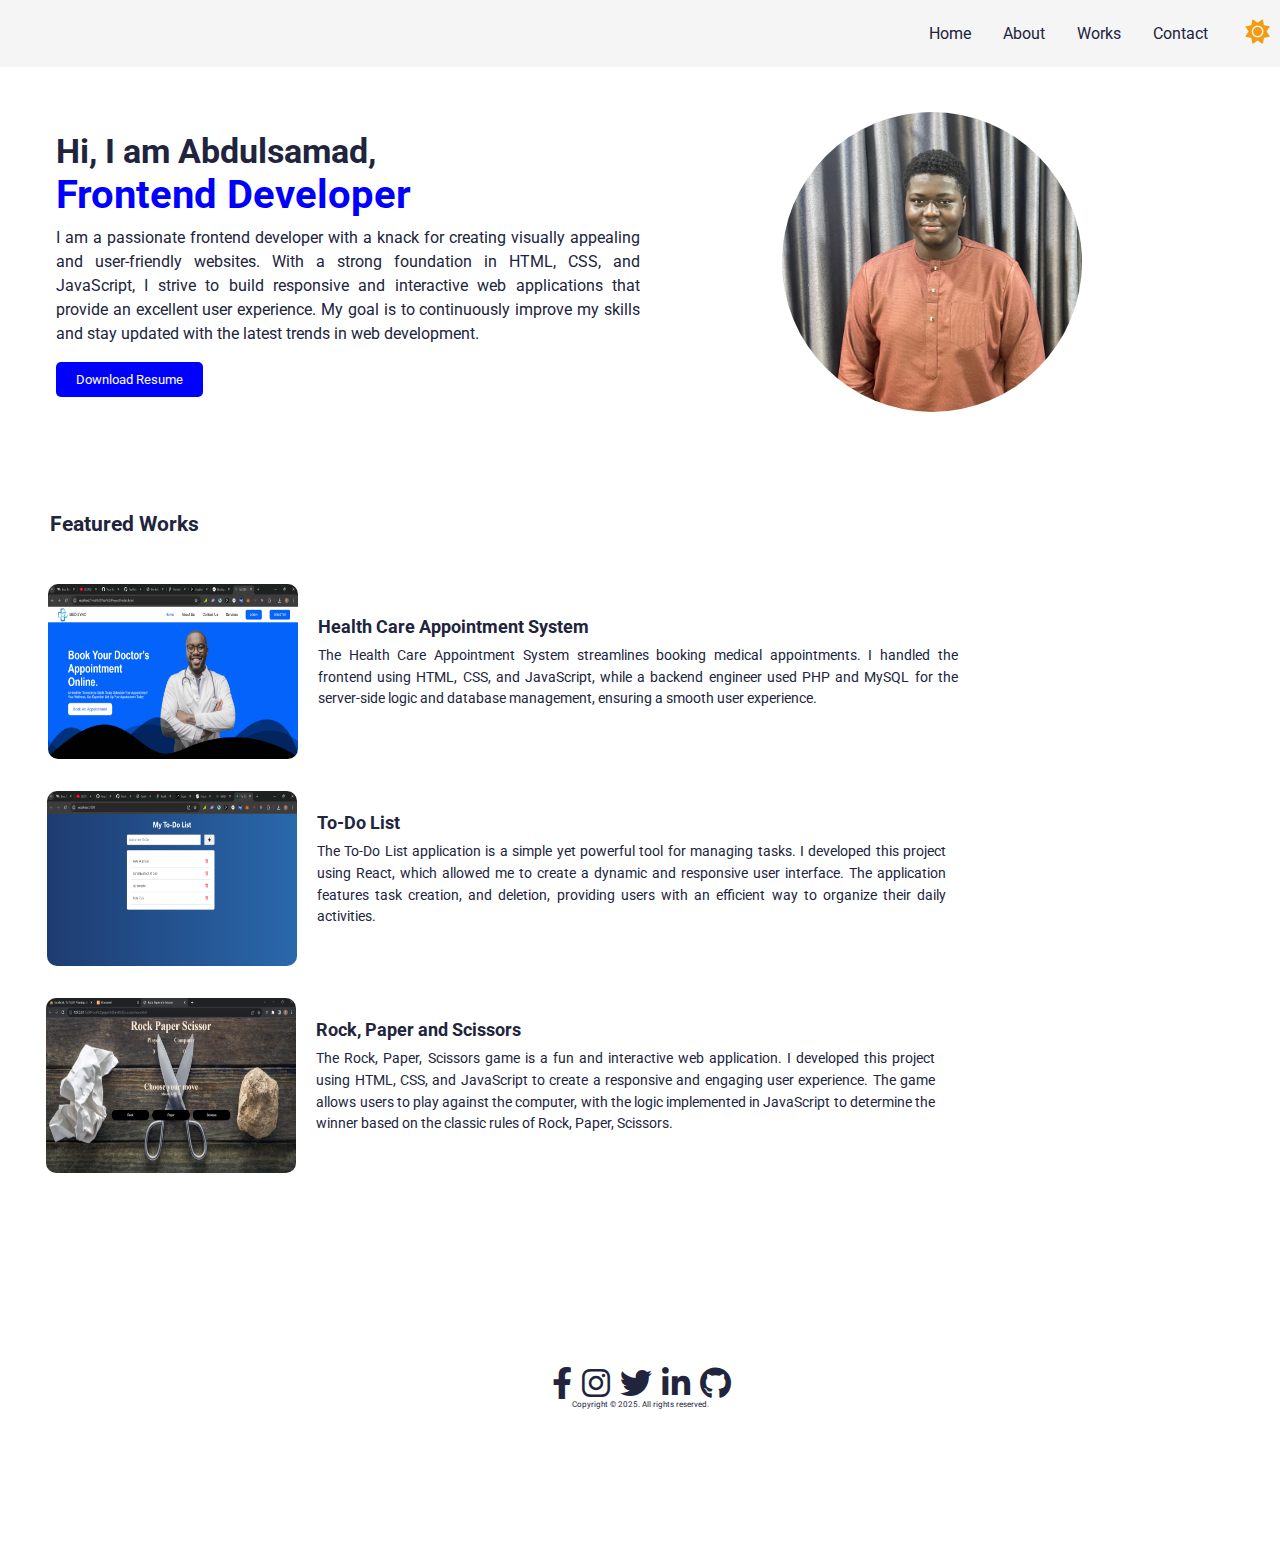
<file: index.html>
<!DOCTYPE html>
<html lang="en">
<head>
  <meta charset="UTF-8">
  <meta name="viewport" content="width=device-width, initial-scale=1.0">
  <title>Portfolio</title>
  <link rel="stylesheet" type="text/css" href="css/styles.css">
  <link href="https://fonts.googleapis.com/css2?family=Roboto:wght@400;700&display=swap" rel="stylesheet">
  <link rel="stylesheet" href="https://cdnjs.cloudflare.com/ajax/libs/font-awesome/6.0.0-beta3/css/all.min.css">
</head>
<body>
  <header>
    <nav class="navbar">
      <div class="menu-icon" onclick="toggleMenu()">&#9776;</div>
      <div class="nav-links" id="navLinks">
        <div class="close-icon" onclick="toggleMenu()">&#10005;</div>
        <a class="links" href="#home">Home</a>
        <a class="links" href="#about">About</a>
        <a class="links" href="#works">Works</a>
        <a class="links" href="#contact">Contact</a>
      </div>
      <div class="dark-mode-toggle">
        <i class="fas fa-sun" id="light-icon"></i>
        <i class="fas fa-moon" id="dark-icon"></i>
      </div>
    </nav>
  </header>
  <div class="container" id="about">
    <div class="info">
      <h1>Hi, I am Abdulsamad, <span>Frontend Developer</span></h1>
      <p>I am a passionate frontend developer with a knack for creating visually appealing and user-friendly websites. With a strong foundation in HTML, CSS, and JavaScript, I strive to build responsive and interactive web applications that provide an excellent user experience. My goal is to continuously improve my skills and stay updated with the latest trends in web development.</p>
      <a href="./assets/Abdulsamad_Resume.pdf" download class="resume-button"><button type="button">Download Resume</button></a>
    </div>
    <div class="image">
      <img src="./assets/hero-imgg.JPG" alt="" loading="lazy">
    </div>
  </div>
  <main>
    <section id="works" class="projects">
      <h2>Featured Works</h2>
      <div class="project">
        <div class="project-container">
          <div class="images">
            <img src="./assets/MEDISYNC.png" alt="" loading="lazy">
          </div>
          <div class="project-info">
            <h3>Health Care Appointment System</h3>
            <p>The Health Care Appointment System streamlines booking medical appointments. I handled the frontend using HTML, CSS, and JavaScript, while a backend engineer used PHP and MySQL for the server-side logic and database management, ensuring a smooth user experience.</p>
        </div>
        </div>
        <div class="project">
          <div class="project-container1">
            <div class="images"> 
              <img src="./assets/To-Do List.png" alt="" loading="lazy" class="img2"></div>
              <div class="project-info">
                <h3>To-Do List</h3>
                <p class="text1">The To-Do List application is a simple yet powerful tool for managing tasks. I developed this project using React, which allowed me to create a dynamic and responsive user interface. The application features task creation, and deletion, providing users with an efficient way to organize their daily activities.</p>
              </div> 
          </div>
          <div class="project">
            <div class="project-container2">
              <div class="images">
                <img src="./assets/Rock, Paper and Scissors.png" alt="" loading="lazy" class="img3">
               </div>
                <div class="project-info">
                  <h3>Rock, Paper and Scissors</h3>
                  <p class="text2">The Rock, Paper, Scissors game is a fun and interactive web application. I developed this project using HTML, CSS, and JavaScript to create a responsive and engaging user experience. The game allows users to play against the computer, with the logic implemented in JavaScript to determine the winner based on the classic rules of Rock, Paper, Scissors.</p>
                </div>
            </div>
      </div>
    </section>
  </main>
  <footer id="contact">
    <div class="container">
      <div class="social-icons">
        <a href="https://www.facebook.com/share/15nC6Kq685/?mibextid=wwXIfr" target="_blank" rel="noopener" title="Facebook"><i class="fab fa-facebook-f"></i></a>
        <a href="https://www.instagram.com/abdulsamad.yyy?igsh=N2t2MzFpcmZqNHB1&utm_source=qr" target="_blank" rel="noopener" title="Instagram"><i class="fab fa-instagram"></i></a>
        <a href="https://x.com/yahaya_samad?s=21" target="_blank" rel="noopener" title="Twitter"><i class="fab fa-twitter"></i></a>
        <a href="https://www.linkedin.com/in/abdulsamad-yahaya-b68228323?utm_source=share&utm_campaign=share_via&utm_content=profile&utm_medium=ios_app" target="_blank" rel="noopener" title="LinkedIn"><i class="fab fa-linkedin-in"></i></a>
        <a href="https://github.com/Abdulsamad25" target="_blank" rel="noopener" title="GitHub"><i class="fab fa-github"></i></a>
      </div>
    </div>
    <p>Copyright &copy; 2025. All rights reserved.</p>
  </footer>
  <script type="text/javascript" src="./js/scripts.js"></script>
  <script src="./js/dark-mode-toggle.js"></script>
</body>
</html>
</file>
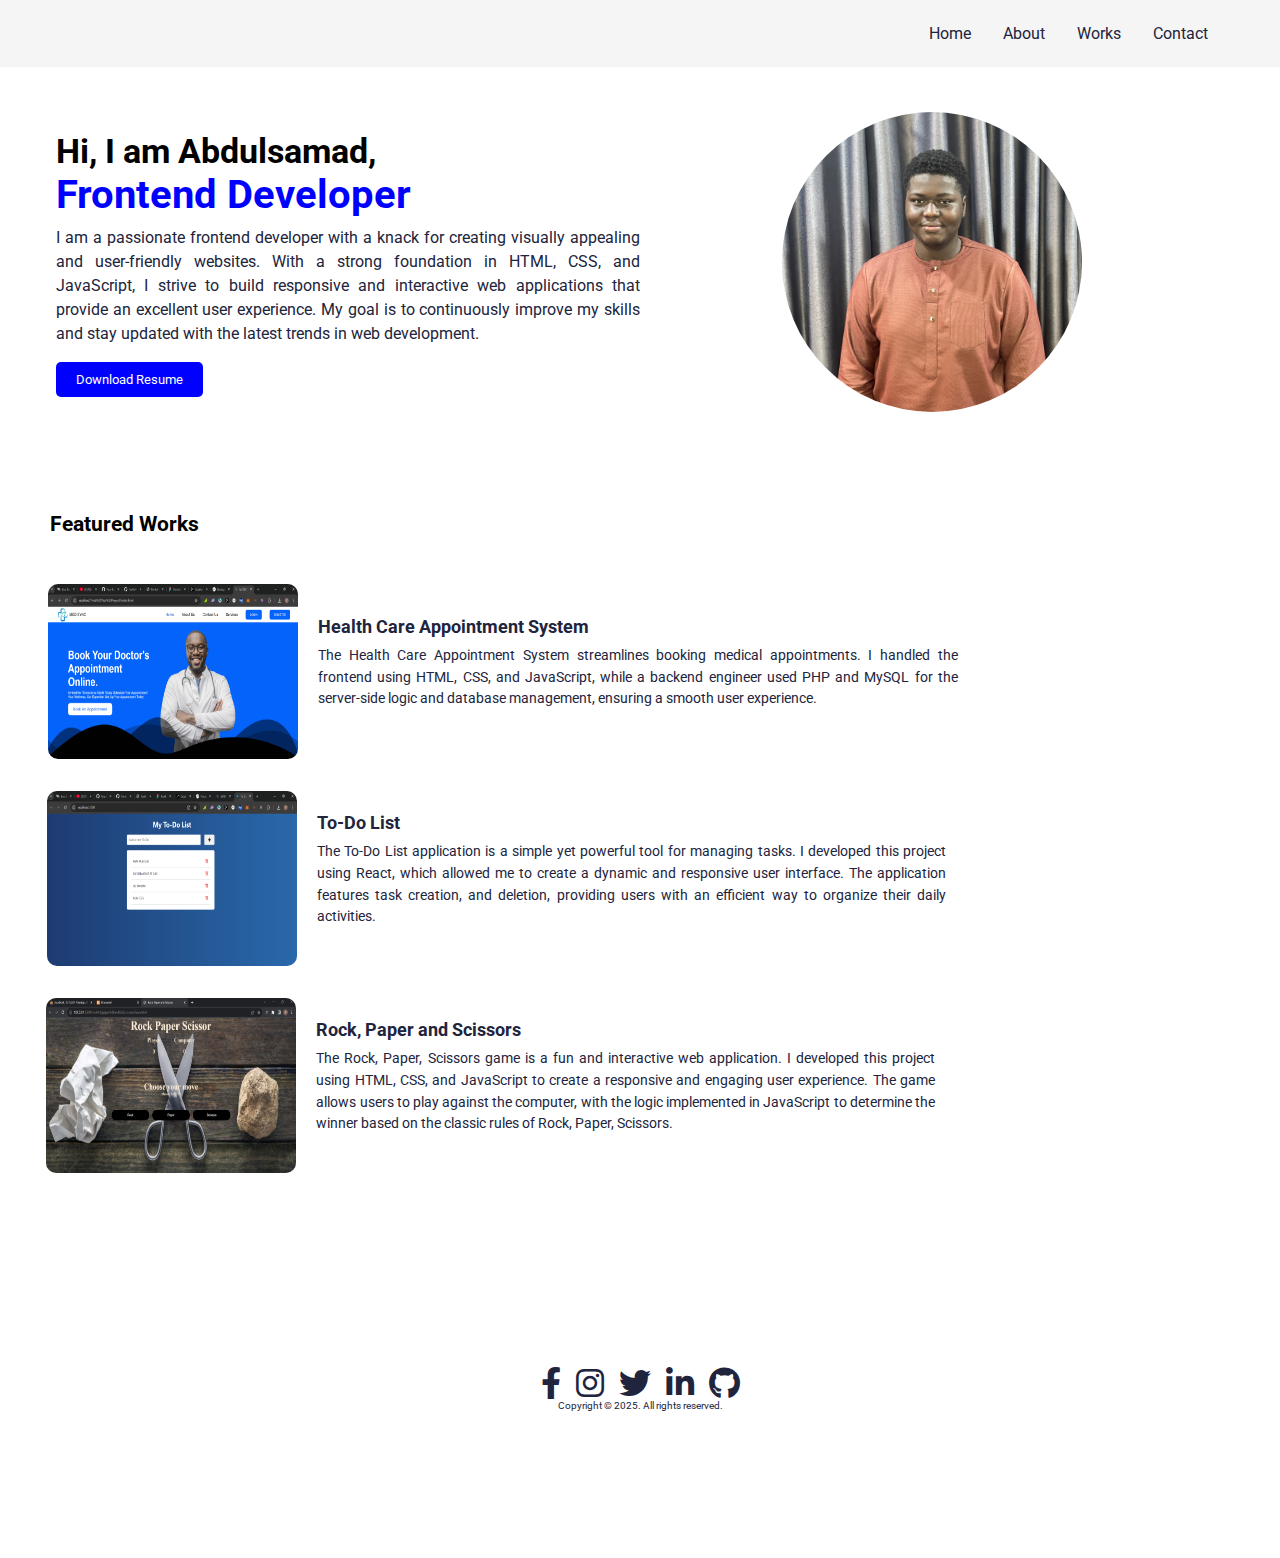
<file: src/index.html>
<!DOCTYPE html>
<html lang="en">
<head>
  <meta charset="UTF-8">
  <meta name="viewport" content="width=device-width, initial-scale=1.0">
  <title>Portfolio</title>
  <link rel="stylesheet" type="text/css" href="./css/styles.css">
  <link href="https://fonts.googleapis.com/css2?family=Roboto:wght@400;700&display=swap" rel="stylesheet">
  <link rel="stylesheet" href="https://cdnjs.cloudflare.com/ajax/libs/font-awesome/6.0.0-beta3/css/all.min.css">
</head>
<body>
  <header>
    <nav class="navbar">
      <div class="menu-icon" onclick="toggleMenu()">&#9776;</div>
      <div class="nav-links" id="navLinks">
        <div class="close-icon" onclick="toggleMenu()">&#10005;</div>
        <a class="links" href="#home">Home</a>
        <a class="links" href="#about">About</a>
        <a class="links" href="#works">Works</a>
        <a class="links" href="#contact">Contact</a>
      </div>
    </nav>
  </header>
  <div class="container" id="about">
    <div class="info">
      <h1>Hi, I am Abdulsamad, <span>Frontend Developer</span></h1>
      <p>I am a passionate frontend developer with a knack for creating visually appealing and user-friendly websites. With a strong foundation in HTML, CSS, and JavaScript, I strive to build responsive and interactive web applications that provide an excellent user experience. My goal is to continuously improve my skills and stay updated with the latest trends in web development.</p>
      <a href="../src/assets/Abdulsamad_Resume.pdf" download class="resume-button"><button type="button">Download Resume</button></a>
    </div>
    <div class="image">
      <img src="../src/assets/hero-imgg.JPG" alt="">
    </div>
  </div>
  <main>
    <section id="works" class="projects">
      <h2>Featured Works</h2>
      <div class="project">
        <div class="project-container">
          <div class="images">
            <img src="../src/assets/MEDISYNC.png" alt="">
          </div>
          <div class="project-info">
            <h3>Health Care Appointment System</h3>
            <p>The Health Care Appointment System streamlines booking medical appointments. I handled the frontend using HTML, CSS, and JavaScript, while a backend engineer used PHP and MySQL for the server-side logic and database management, ensuring a smooth user experience.</p>
        </div>
        </div>
        <div class="project">
          <div class="project-container1">
            <div class="images"> 
              <img src="../src/assets/To-Do List.png" alt="" class="img2"></div>
              <div class="project-info">
                <h3>To-Do List</h3>
                <p class="text1">The To-Do List application is a simple yet powerful tool for managing tasks. I developed this project using React, which allowed me to create a dynamic and responsive user interface. The application features task creation, and deletion, providing users with an efficient way to organize their daily activities.</p>
              </div> 
          </div>
          <div class="project">
            <div class="project-container2">
              <div class="images">
                <img src="../src/assets/Rock, Paper and Scissors.png" alt="" class="img3">
               </div>
                <div class="project-info">
                  <h3>Rock, Paper and Scissors</h3>
                  <p class="text2">The Rock, Paper, Scissors game is a fun and interactive web application. I developed this project using HTML, CSS, and JavaScript to create a responsive and engaging user experience. The game allows users to play against the computer, with the logic implemented in JavaScript to determine the winner based on the classic rules of Rock, Paper, Scissors.</p>
                </div>
            </div>
      </div>
    </section>
  </main>
  <footer id="contact">
    <div class="container">
      <div class="social-icons">
        <a href="https://www.facebook.com/share/15nC6Kq685/?mibextid=wwXIfr" target="_blank" rel="noopener" title="Facebook"><i class="fab fa-facebook-f"></i></a>
        <a href="https://www.instagram.com/abdulsamad.yyy?igsh=N2t2MzFpcmZqNHB1&utm_source=qr" target="_blank" rel="noopener" title="Instagram"><i class="fab fa-instagram"></i></a>
        <a href="https://x.com/yahaya_samad?s=21" target="_blank" rel="noopener" title="Twitter"><i class="fab fa-twitter"></i></a>
        <a href="https://www.linkedin.com/in/abdulsamad-yahaya-b68228323?utm_source=share&utm_campaign=share_via&utm_content=profile&utm_medium=ios_app" target="_blank" rel="noopener" title="LinkedIn"><i class="fab fa-linkedin-in"></i></a>
        <a href="https://github.com/Abdulsamad25" target="_blank" rel="noopener" title="GitHub"><i class="fab fa-github"></i></a>
      </div>
    </div>
    <p>Copyright &copy; 2025. All rights reserved.</p>
  </footer>
  <script type="text/javascript" src="../src/js/scripts.js"></script>
</body>
</html>
</file>
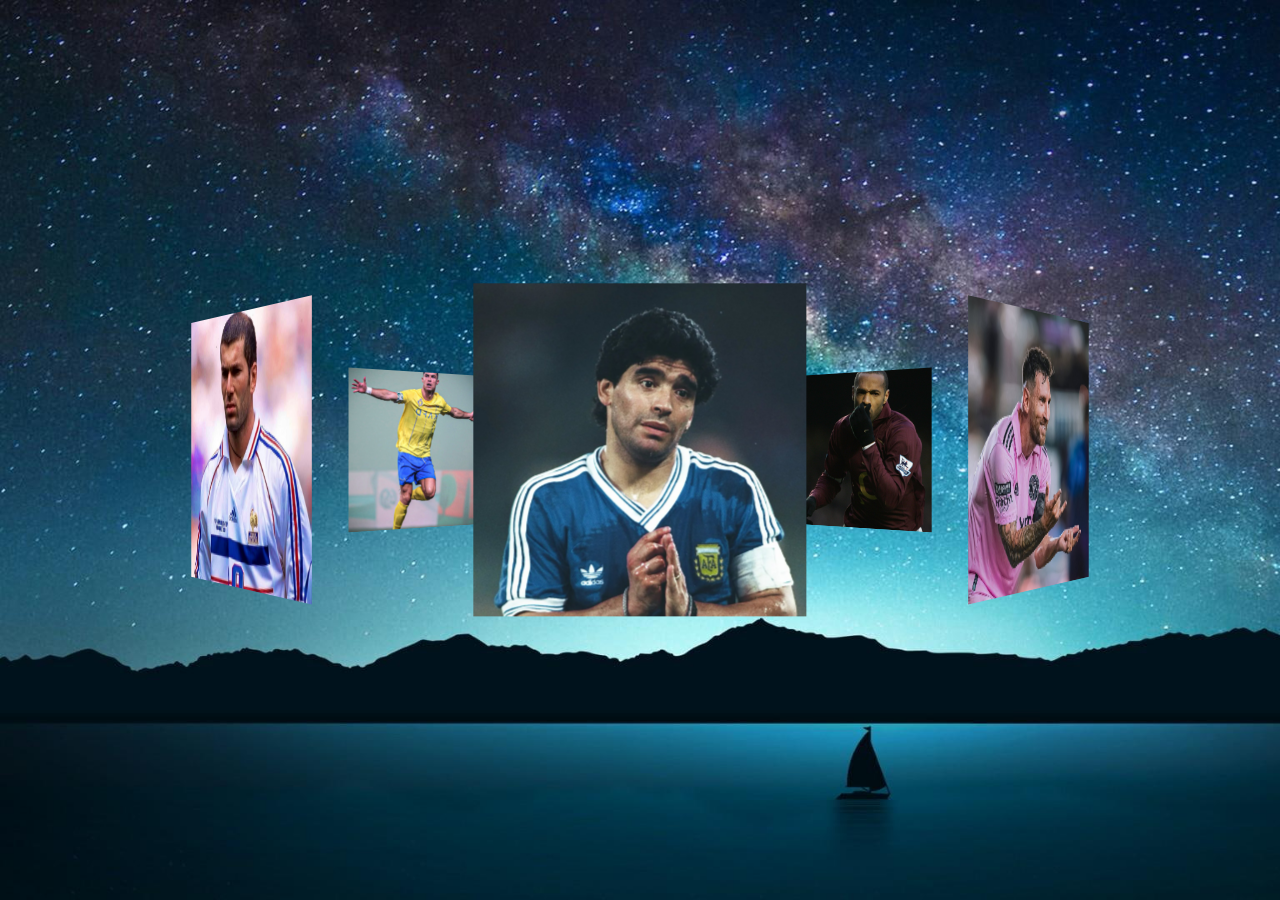
<file: Links/3D Rotating Image/index.html>
<!DOCTYPE html>
<html lang="en">
<head>
  <meta charset="UTF-8">
  <meta name="viewport" content="width=device-width, initial-scale=1.0">
  <link rel="stylesheet" href="style.css">
  <title>3D Rotating Image</title>
</head>
<body>
  <div class="box">
    <span style="--i:1;"><img src="image/IMG_3454.JPG" alt=""></span>
    <span style="--i:2;"><img src="image/IMG_4479.JPG" alt=""></span>
    <span style="--i:3;"><img src="image/IMG_4503.JPG" alt=""></span>
    <span style="--i:4;"><img src="image/IMG_4504.JPG" alt=""></span>
    <span style="--i:5;"><img src="image/IMG_4829.JPG" alt=""></span>
    <span style="--i:6;"><img src="image/IMG_5560.JPG" alt=""></span>
    <span style="--i:7;"><img src="image/IMG_5561.JPG" alt=""></span>
    <span style="--i:8;"><img src="image/IMG_5562.JPG" alt=""></span>
    <!-- <span style="--i:9;"><img src="images/IMG_4721.JPG" alt=""></span>
    <span style="--i:10;"><img src="images/IMG_4730.JPG" alt=""></span>
    <span style="--i:11;"><img src="images/IMG_5193.JPG" alt=""></span> -->
  </div>
  <script src="script.js">
   
  </script>
</body>
</html>
</file>
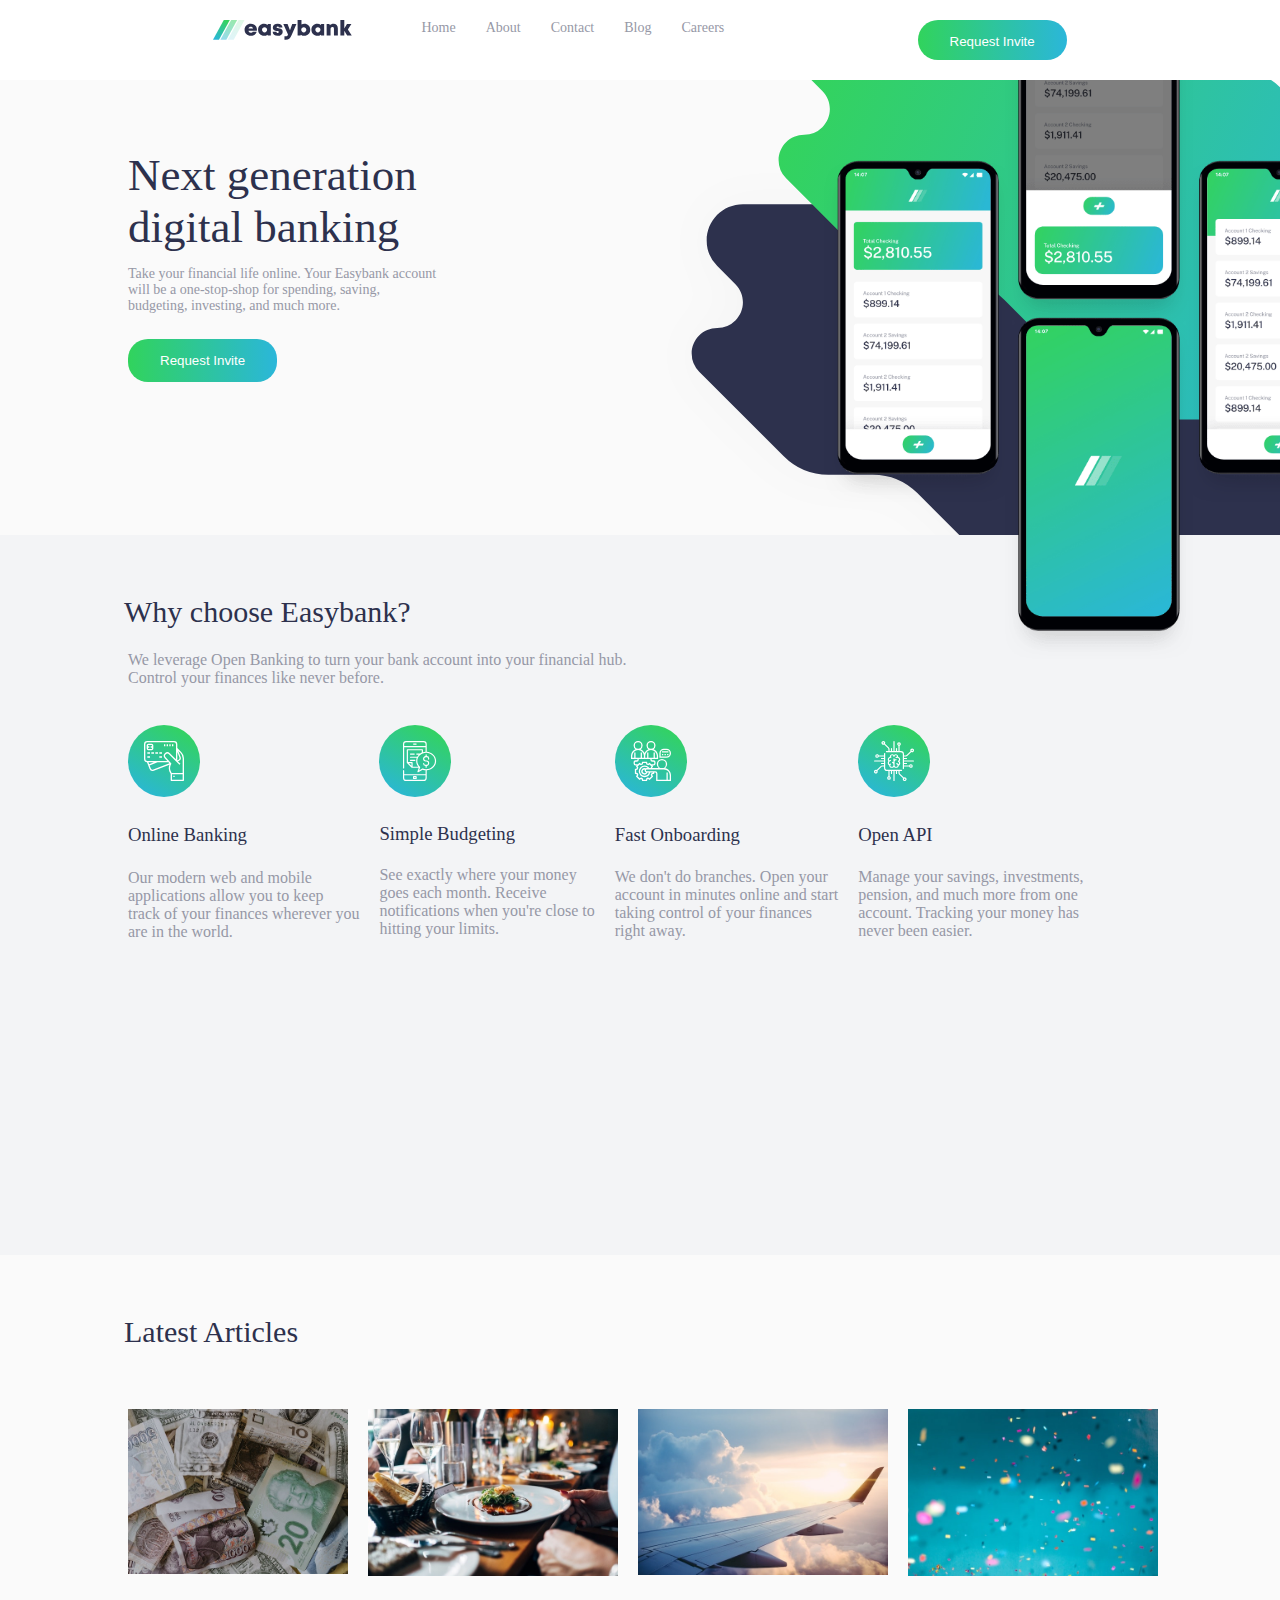
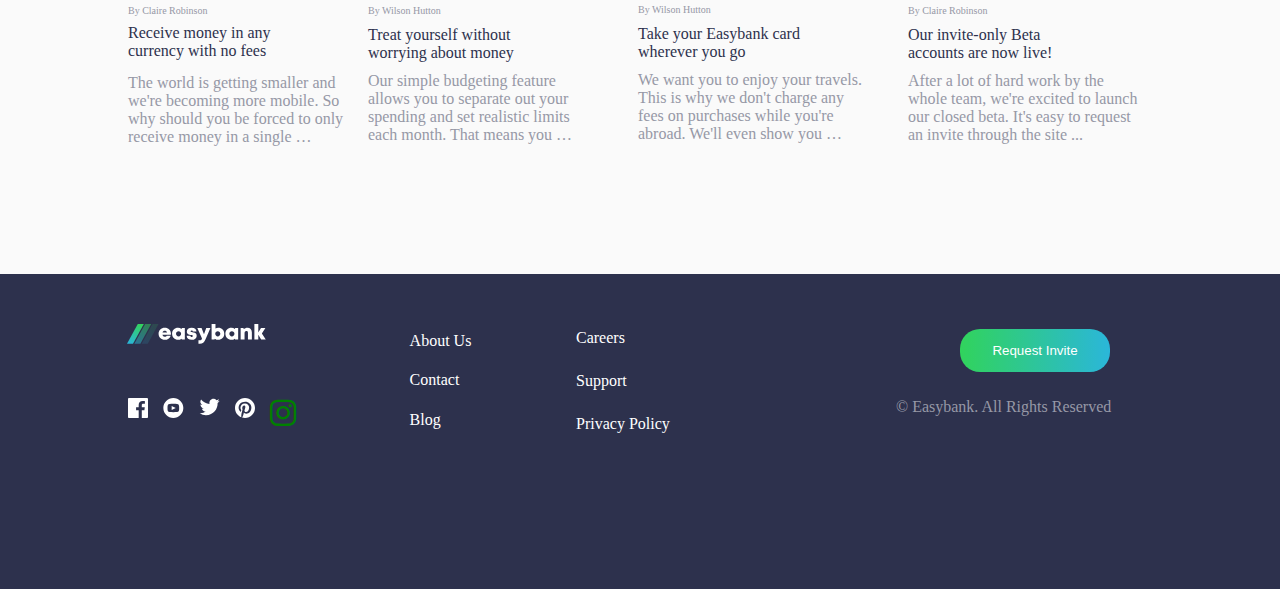
<file: Links/easybank-landing-page-master/index.html>
<!DOCTYPE html>
<html lang="en">
<head>
  <meta charset="UTF-8">
  <meta name="viewport" content="width=device-width, initial-scale=1.0"> <!-- displays site properly based on user's device -->

  <link rel="icon" type="image/png" sizes="32x32" href="./images/favicon-32x32.png">
  
  <title>Frontend Mentor | Easybank landing page</title>
  <link rel="stylesheet" href="css/all.min.css">
  <link rel="stylesheet" href="css/fontawesome.min.css">
  <link rel="stylesheet" href="style.css">
  <!-- Feel free to remove these styles or customise in your own stylesheet 👍 -->
  <style>
    .attribution { font-size: 11px; text-align: center;  margin-top: 10px; height: 0;}
    .attribution a { color: hsl(228, 45%, 44%); }
  </style>
</head>
<body>
  <div class="header">
    <svg xmlns="http://www.w3.org/2000/svg" width="139" height="20"><defs><linearGradient id="a" x1="72.195%" x2="17.503%" y1="0%" y2="100%"><stop offset="0%" stop-color="#33D35E"/><stop offset="100%" stop-color="#2AB6D9"/></linearGradient></defs><g fill="none" fill-rule="evenodd"><path fill="#2D314D" fill-rule="nonzero" d="M37.754 15.847c2.852 0 5.152-1.622 5.952-4.216h-3.897c-.376.665-1.14 1.066-2.055 1.066-1.237 0-2.065-.674-2.32-1.978h8.44c.051-.352.081-.694.081-1.037 0-3.335-2.537-5.95-6.201-5.95-3.568 0-6.175 2.564-6.175 6.049 0 3.473 2.628 6.066 6.175 6.066zm2.344-7.297h-4.596c.317-1.129 1.11-1.749 2.252-1.749 1.181 0 2 .613 2.344 1.75zm10.946 7.296c1.32 0 2.5-.434 3.43-1.188l.336.804h3.027V4.093h-2.919l-.4.88c-.94-.775-2.135-1.222-3.474-1.222-3.476 0-5.961 2.505-5.961 6.026 0 3.533 2.485 6.07 5.961 6.07zm.524-3.467c-1.467 0-2.545-1.108-2.545-2.593 0-1.475 1.069-2.583 2.545-2.583 1.466 0 2.544 1.108 2.544 2.583 0 1.485-1.078 2.593-2.544 2.593zm13.123 3.467c3.02 0 5.025-1.554 5.025-3.93 0-2.883-2.387-3.256-4.183-3.575-1.08-.193-1.95-.344-1.95-.99 0-.527.422-.838 1.05-.838.71 0 1.197.337 1.197 1.063h3.667c-.044-2.303-1.92-3.843-4.816-3.843-2.912 0-4.854 1.47-4.854 3.75 0 2.757 2.337 3.289 4.1 3.574 1.092.181 1.952.368 1.952 1.024 0 .587-.543.88-1.116.88-.742 0-1.32-.383-1.32-1.214h-3.77c.036 2.463 1.919 4.1 5.018 4.1zm8.1 3.858c2.936 0 4.344-1.257 5.877-4.736l4.764-10.863h-4.206l-2.249 6.263-2.412-6.263H70.31l4.698 10.43c-.53 1.414-.983 1.804-2.48 1.804H71.45v3.365h1.341zm18.504-3.858c3.5 0 5.973-2.515 5.973-6.048S94.796 3.75 91.295 3.75a5.332 5.332 0 00-2.825.784V0H84.6v15.474h2.897l.37-.844c.923.771 2.102 1.216 3.428 1.216zm-.523-3.467c-1.467 0-2.545-1.108-2.545-2.58 0-1.486 1.078-2.594 2.545-2.594 1.466 0 2.544 1.108 2.544 2.593 0 1.473-1.087 2.58-2.544 2.58zm13.598 3.467c1.32 0 2.5-.434 3.43-1.188l.336.804h3.027V4.093h-2.918l-.401.88c-.939-.775-2.135-1.222-3.474-1.222-3.476 0-5.96 2.505-5.96 6.026 0 3.533 2.484 6.07 5.96 6.07zm.524-3.467c-1.467 0-2.545-1.108-2.545-2.593 0-1.475 1.07-2.583 2.545-2.583 1.467 0 2.545 1.108 2.545 2.583 0 1.485-1.078 2.593-2.545 2.593zm12.653 3.095V9.403c0-1.447.702-2.3 1.923-2.3.986 0 1.483.657 1.483 1.98v6.39h3.915V8.543c0-2.897-1.733-4.773-4.373-4.773-1.47 0-2.733.565-3.58 1.508l-.537-1.172h-2.747v11.369h3.916zm13.748 0v-4.808l2.848 4.808h4.616l-3.902-5.95 3.543-5.419h-4.397l-2.708 4.454V0h-3.916v15.474h3.916z"/><g fill="url(#a)"><path d="M10.802 0L0 19.704h5.986L16.789 0z"/><path opacity=".5" d="M18.171 0L7.368 19.704h5.986L24.157 0z"/><path opacity=".15" d="M25.539 0L14.737 19.704h5.986L31.525 0z"/></g></g></svg>
    <div class="navbar">
      <a href="#"> Home</a>
      <a href="#">About</a>
      <a href="#">Contact</a>
      <a href="#">Blog</a>
      <a href="#">Careers</a>
    </div>
    
    <button class="btn">Request Invite</button>
  </div>
  <div class="color"></div>
    <h1>Next generation <br> digital banking</h1>
    <p class="short_txt"> Take your financial life online. Your Easybank account <br>  will be a one-stop-shop 
      for spending, saving, <br> budgeting, investing, and much more.
    </p>
      <button class="btn1">Request Invite</button> 
     <div class="image">
      <img src="images/image-mockups.png" alt="" class="img">
     </div> 

    <div class="section">
      <h2>Why choose Easybank?</h2>
      <p class="text"> We leverage Open Banking to turn your bank account into your financial hub. <br> Control your finances like never before.</p>
      <div class="container">
        <div class="online">
          <svg xmlns="http://www.w3.org/2000/svg" width="72" height="72"><defs><linearGradient id="a" x1="0%" x2="99.58%" y1="0%" y2="99.58%"><stop offset="0%" stop-color="#33D35E"/><stop offset="100%" stop-color="#2AB6D9"/></linearGradient></defs><g fill="none" fill-rule="evenodd"><circle cx="36" cy="36" r="36" fill="url(#a)"/><path fill="#FFF" fill-rule="nonzero" d="M45.984 16a3.336 3.336 0 013.332 3.332v3.727l4.11 4.118a8.72 8.72 0 012.553 6.141v21.994a.666.666 0 01-.667.667H43.32a.666.666 0 01-.667-.667V48.84l-.382-.612a9.632 9.632 0 01-.83-8.553L25.799 45.7a3.332 3.332 0 01-4.307-1.91l-2.504-6.502A3.325 3.325 0 0116 33.99V19.332A3.336 3.336 0 0119.332 16zm8.662 33.316h-10.66v5.33h10.66v-5.33zm-7.996 1.332v1.333h-1.332v-1.333h1.332zm3.675-24.69l2.255 5.855a3.332 3.332 0 01-1.91 4.305l-.683.266 2.465 2.466-.942.942-10.618-10.615a2.222 2.222 0 00-3.209 3.073l5.46 5.957c.196.213.232.53.088.78a8.309 8.309 0 00.169 8.534l.289.462h10.957V33.318a7.379 7.379 0 00-2.162-5.198l-2.159-2.163zm-9.798 11.36H29.565v.004l-7.953 3.065 1.124 2.923a1.999 1.999 0 002.584 1.147l16.073-6.195-.866-.944zm-14.658.004h-5.44l.702 1.824 4.738-1.824zm20.115-19.99H19.332a2 2 0 00-2 2V33.99a2 2 0 002 2h19.974l-2.602-2.843a3.555 3.555 0 015.13-4.916l6.104 6.105c.025-.114.04-.23.045-.346V23.582l-.006-.015h.006v-4.235a2 2 0 00-1.999-2zm3.332 9.712v6.946a3.332 3.332 0 01-.282 1.333l1.156-.446a1.999 1.999 0 001.148-2.584l-2.022-5.25zm-27.32 4.281v1.333h-2.664v-1.333h2.665zm11.994 0v1.333h-2.665v-1.333h2.665zm-11.993-3.998v1.333h-2.665v-1.333h2.665zm3.998 0v1.333h-2.666v-1.333h2.666zm3.998 0v1.333h-2.666v-1.333h2.666zm3.997 0v1.333h-2.665v-1.333h2.665zm-10.394-8.662c.957 0 1.732.776 1.732 1.733v3.198c0 .957-.775 1.732-1.732 1.732h-3.198a1.732 1.732 0 01-1.733-1.732v-3.198c0-.957.776-1.733 1.733-1.733zm0 1.333h-3.198a.4.4 0 00-.4.4v.932h1.332v1.333h-1.332v.933c0 .22.179.4.4.4h3.198a.4.4 0 00.4-.4v-.933h-1.333V21.33h1.333v-.932a.4.4 0 00-.4-.4zm21.722-.666v1.998h-1.333v-1.998h1.333zm-2.666 0v1.998H41.32v-1.998h1.332zm-2.665 0v1.998h-1.332v-1.998h1.332zm-2.665 0v1.998h-1.333v-1.998h1.333z"/></g></svg>
  
          <h3>Online Banking</h3>
          <p class="long_txt">Our modern web and mobile <br> applications allow you to keep <br> track of your finances wherever you <br> are in the world.</p>
        </div>
        <div class="budget">
          <svg xmlns="http://www.w3.org/2000/svg" width="72" height="72"><defs><linearGradient id="a" x1="0%" x2="99.58%" y1="0%" y2="99.58%"><stop offset="0%" stop-color="#33D35E"/><stop offset="100%" stop-color="#2AB6D9"/></linearGradient></defs><g fill="none" fill-rule="evenodd"><circle cx="36" cy="36" r="36" fill="url(#a)"/><path fill="#FFF" fill-rule="nonzero" d="M44.633 16a3.096 3.096 0 013.092 3.092v7.57c5.23.286 9.393 4.365 9.393 9.338 0 4.973-4.162 9.052-9.393 9.338v7.57A3.095 3.095 0 0144.633 56H27.099a3.095 3.095 0 01-3.092-3.092v-7.24a.587.587 0 111.174 0v3.522h21.37v-3.852a10.479 10.479 0 01-2.89-.568l-4.383 2.391c-.466.254-1.013-.22-.833-.716l1.308-3.596h-6.705a.592.592 0 01-.415-.172l-4.697-4.696a.593.593 0 01-.172-.415V24.728c0-.324.263-.587.587-.587h15.03c.324 0 .587.263.587.587v2.402c.819-.258 1.685-.419 2.583-.468v-4.478H25.18v20.704a.587.587 0 11-1.174 0V19.092A3.096 3.096 0 0127.099 16zm1.918 34.364H25.18v2.544a1.92 1.92 0 001.918 1.918h17.534a1.92 1.92 0 001.918-1.918v-2.544zm-9.433.705c.325 0 .587.262.587.587v1.878a.587.587 0 01-.587.587h-2.505a.587.587 0 01-.587-.587v-1.878c0-.325.263-.587.587-.587zm-.587 1.174h-1.33v.704h1.33v-.704zM47.138 27.82c-4.856 0-8.806 3.67-8.806 8.18 0 2.217.94 4.293 2.647 5.846.177.16.239.41.157.635l-1.056 2.905 3.251-1.773a.587.587 0 01.49-.034 9.343 9.343 0 003.317.601c4.856 0 8.806-3.67 8.806-8.18s-3.95-8.18-8.806-8.18zm0 1.33c.324 0 .587.264.587.588v1.291h.04a2.469 2.469 0 012.465 2.466v.626a.587.587 0 11-1.174 0v-.626c0-.712-.58-1.291-1.292-1.291h-.94c-.884 0-1.604.72-1.604 1.604 0 .885.72 1.605 1.605 1.605h.626a2.782 2.782 0 012.779 2.779c0 1.44-1.1 2.627-2.505 2.765v1.305a.587.587 0 11-1.174 0v-1.291h-.04a2.469 2.469 0 01-2.465-2.466.587.587 0 111.174 0c0 .712.58 1.291 1.292 1.291h.939c.885 0 1.605-.72 1.605-1.604 0-.885-.72-1.605-1.605-1.605h-.626a2.782 2.782 0 01-2.78-2.779c0-1.44 1.102-2.627 2.506-2.765v-1.305c0-.324.263-.587.587-.587zm-4.345-3.835H28.938v11.663h4.11c.324 0 .587.263.587.588v4.11h5.567c-1.327-1.622-2.044-3.593-2.044-5.676 0-1.112.208-2.18.59-3.17h-6.266a.587.587 0 110-1.174h6.82c.399-.711.893-1.369 1.466-1.957h-2.023a.587.587 0 110-1.174h3.13c.076 0 .148.014.214.04.53-.38 1.1-.71 1.704-.985v-2.265zM32.461 38.153h-2.692l2.692 2.692v-2.692zm3.405-3.366a.587.587 0 110 1.174h-4.384a.587.587 0 110-1.174zm-.626-6.263a.587.587 0 110 1.175h-3.758a.587.587 0 110-1.175zm9.393-11.35H27.099a1.92 1.92 0 00-1.918 1.918v1.918h21.37v-1.918a1.92 1.92 0 00-1.918-1.918zm-7.515 1.33a.587.587 0 110 1.175h-2.505a.587.587 0 110-1.174z"/></g></svg>
  
          <h3> Simple Budgeting</h3>
          <p class="long_txt">See exactly where your money <br> goes each month. Receive <br> notifications when you're close to <br> hitting your limits.</p>
        </div>
        <div class="fast">
          <svg xmlns="http://www.w3.org/2000/svg" width="72" height="72"><defs><linearGradient id="a" x1="0%" x2="99.58%" y1="0%" y2="99.58%"><stop offset="0%" stop-color="#33D35E"/><stop offset="100%" stop-color="#2AB6D9"/></linearGradient></defs><g fill="none" fill-rule="evenodd"><circle cx="36" cy="36" r="36" fill="url(#a)"/><path fill="#FFF" fill-rule="nonzero" d="M36 16a4.522 4.522 0 014.516 4.516 4.514 4.514 0 01-1.951 3.713c2.647 1.031 4.532 3.601 4.532 6.61v3.226h-6.452v.645c0 .356.29.645.645.645h1.29c1.068 0 1.936.868 1.936 1.935v1.29a1.938 1.938 0 01-1.935 1.936h-1.153l.69.69-.964 1.59c.047.1.081.2.124.3h6.287a5.146 5.146 0 01-1.759-3.87 5.167 5.167 0 015.162-5.161 5.167 5.167 0 015.161 5.16 5.154 5.154 0 01-1.904 4c3.283.621 5.775 3.507 5.775 6.969V56H41.161v-7.42a.969.969 0 00-.967-.967h-.968v1.15l-1.802.443c-.08.215-.17.43-.269.642l.963 1.59-3.453 3.454-1.59-.963c-.214.1-.428.19-.642.268L31.99 56h-4.883l-.442-1.802a8.519 8.519 0 01-.642-.268l-1.59.962-3.454-3.453.963-1.59a8.632 8.632 0 01-.268-.642l-1.803-.443V43.88l1.803-.443c.079-.214.169-.428.268-.642l-.963-1.59.69-.69h-1.153a1.938 1.938 0 01-1.935-1.935v-1.29c0-1.068.868-1.936 1.935-1.936h1.29a.645.645 0 00.646-.645v-.645H16v-3.226c0-3.009 1.885-5.579 4.532-6.61a4.514 4.514 0 01-1.951-3.713A4.522 4.522 0 0123.097 16a4.522 4.522 0 014.516 4.516 4.514 4.514 0 01-1.952 3.713 7.126 7.126 0 013.887 3.67 7.128 7.128 0 013.887-3.67 4.514 4.514 0 01-1.951-3.713A4.522 4.522 0 0136 16zm12.903 28.387H31.806a.969.969 0 000 1.936h8.388a2.26 2.26 0 012.258 2.258v6.129h9.032v-7.097h1.29v7.097h1.936v-4.516a5.813 5.813 0 00-5.807-5.807zm-17.925-6.452h-2.86l-.37 1.514-.347.11a7.029 7.029 0 00-1.113.465l-.32.167-1.339-.81-2.021 2.022.81 1.338-.168.32a7.08 7.08 0 00-.465 1.114l-.11.346-1.514.372v2.86l1.514.37.109.347c.117.368.273.743.466 1.113l.167.32-.81 1.339 2.021 2.021 1.338-.81.322.168c.37.192.744.349 1.114.466l.344.11.373 1.513h2.86l.37-1.514.346-.109a7.029 7.029 0 001.113-.466l.322-.167 1.338.81 2.021-2.021-.81-1.338.167-.322c.193-.37.35-.744.467-1.114l.11-.344 1.512-.373v-.14H35.21a5.813 5.813 0 01-5.662 4.517 5.813 5.813 0 01-5.806-5.806 5.813 5.813 0 015.806-5.807c1.936 0 3.74.985 4.813 2.581h1.503l-.017-.034-.167-.322.81-1.338-2.022-2.021-1.338.81-.321-.167a7.08 7.08 0 00-1.113-.466l-.346-.11-.372-1.514zm-1.43 3.871a4.522 4.522 0 00-4.516 4.517 4.522 4.522 0 004.516 4.516 4.521 4.521 0 004.327-3.226h-1.371a3.225 3.225 0 11-1.71-4.265 2.234 2.234 0 011.012-.251h.898a4.533 4.533 0 00-3.156-1.29zm0 2.581a1.938 1.938 0 00-1.935 1.936c0 1.067.868 1.935 1.935 1.935.623 0 1.184-.3 1.542-.773a2.253 2.253 0 01-1.542-2.13c0-.337.08-.653.212-.94-.071-.009-.14-.028-.212-.028zm17.42-9.032a3.875 3.875 0 00-3.871 3.87 3.875 3.875 0 003.87 3.872 3.875 3.875 0 003.872-3.871 3.875 3.875 0 00-3.871-3.871zm-11.613-1.29H23.742v.645a1.938 1.938 0 01-1.936 1.935h-1.29a.645.645 0 00-.645.645v1.29c0 .357.289.646.645.646h2.443l1.473-1.472 1.59.962c.213-.1.428-.189.642-.268l.443-1.803h4.883l.443 1.803c.214.08.428.169.642.268l1.59-.962 1.472 1.472h2.444a.645.645 0 00.645-.645v-1.29a.645.645 0 00-.645-.646h-1.29a1.938 1.938 0 01-1.936-1.935v-.645zm-12.258-9.033a5.813 5.813 0 00-5.807 5.807v1.935h1.936v-5.161h1.29v5.161h5.161v-5.161h1.29v5.161h1.936V30.84a5.813 5.813 0 00-5.806-5.807zm12.903 0a5.813 5.813 0 00-5.806 5.807v1.935h1.935v-5.161h1.29v5.161h5.162v-5.161h1.29v5.161h1.935V30.84A5.813 5.813 0 0036 25.032zm15.484-1.29A4.522 4.522 0 0156 28.258a4.522 4.522 0 01-4.516 4.516h-7.097v-4.516a4.522 4.522 0 014.516-4.516zm0 1.29h-2.58a3.23 3.23 0 00-3.227 3.226v3.226h5.807a3.23 3.23 0 003.226-3.226 3.23 3.23 0 00-3.226-3.226zm-3.226 3.871v1.29h-1.29v-1.29h1.29zm2.58 0v1.29h-1.29v-1.29h1.29zm2.581 0v1.29h-1.29v-1.29h1.29zm0-2.58v1.29h-6.451v-1.29h6.451zM23.097 17.29a3.23 3.23 0 00-3.226 3.226 3.23 3.23 0 003.226 3.226 3.23 3.23 0 003.226-3.226 3.23 3.23 0 00-3.226-3.226zm12.903 0a3.23 3.23 0 00-3.226 3.226A3.23 3.23 0 0036 23.742a3.23 3.23 0 003.226-3.226A3.23 3.23 0 0036 17.29z"/></g></svg>
  
          <h3>Fast Onboarding</h3>
          <p class="long_txt">We don't do branches. Open your <br> account in minutes online and start <br> taking control of your finances <br> right away.</p>
        </div>
        <div class="api">
          <svg xmlns="http://www.w3.org/2000/svg" width="72" height="72"><defs><linearGradient id="a" x1="0%" x2="99.58%" y1="0%" y2="99.58%"><stop offset="0%" stop-color="#33D35E"/><stop offset="100%" stop-color="#2AB6D9"/></linearGradient></defs><g fill="none" fill-rule="evenodd"><circle cx="36" cy="36" r="36" fill="url(#a)"/><path fill="#FFF" fill-rule="nonzero" d="M26.118 28.339a.586.586 0 111.135.292c-.04.156-.06.317-.06.48V42.89c0 1.058.86 1.919 1.918 1.919H42.89c.163 0 .324-.02.48-.06a.586.586 0 11.292 1.134 3.102 3.102 0 01-.772.098h-1.293v1.767c0 .345.134.67.379.914l3.855 3.855a1.84 1.84 0 012.116.346 1.84 1.84 0 010 2.6c-.358.358-.829.537-1.3.537-.47 0-.941-.18-1.3-.538a1.84 1.84 0 01-.345-2.116l-3.855-3.855a2.448 2.448 0 01-.722-1.743V45.98h-1.333v2.545a.586.586 0 01-1.172 0V45.98h-1.333v9.434a.586.586 0 01-1.172 0V45.98h-1.333v2.545a.586.586 0 01-1.172 0V45.98h-1.333v5.187a1.841 1.841 0 011.253 1.742 1.84 1.84 0 01-1.839 1.838 1.84 1.84 0 01-1.838-1.838c0-.809.525-1.497 1.252-1.742V45.98h-1.293a3.094 3.094 0 01-3.09-3.091v-1.293h-1.768c-.345 0-.67.134-.914.379l-3.854 3.853c.125.251.192.53.192.818 0 .492-.191.953-.538 1.3a1.827 1.827 0 01-1.3.539c-.492 0-.953-.191-1.3-.539a1.827 1.827 0 01-.539-1.3c0-.49.191-.952.538-1.3a1.827 1.827 0 011.3-.538c.29 0 .567.067.819.192l3.853-3.854a2.448 2.448 0 011.743-.722h1.767v-1.333h-2.545a.586.586 0 010-1.172h2.545v-1.333h-9.434a.586.586 0 010-1.172h9.434v-1.333h-2.545a.586.586 0 010-1.172h2.545v-1.333h-5.187a1.841 1.841 0 01-1.742 1.252 1.84 1.84 0 01-1.838-1.838 1.84 1.84 0 011.838-1.839c.809 0 1.497.526 1.742 1.253h5.187v-1.293c0-.261.033-.521.098-.772zm20.528 25.156a.665.665 0 00-.47 1.138.667.667 0 10.47-1.138zM30.99 52.243a.667.667 0 10.002 1.334.667.667 0 00-.002-1.334zM17.838 45.98a.662.662 0 00-.47.195.662.662 0 00-.196.471.662.662 0 00.667.667.662.662 0 00.667-.667.662.662 0 00-.196-.47.662.662 0 00-.472-.196zM36 16c.324 0 .586.262.586.586v9.434h1.333v-2.545a.586.586 0 011.172 0v2.545h1.333v-5.187a1.841 1.841 0 01-1.252-1.742 1.84 1.84 0 011.838-1.838 1.84 1.84 0 011.839 1.838c0 .809-.526 1.497-1.253 1.742v5.187h1.293a3.094 3.094 0 013.09 3.091v1.293h1.768c.345 0 .67-.135.914-.379l3.854-3.853a1.83 1.83 0 01-.192-.818c0-.492.191-.953.539-1.3a1.827 1.827 0 011.3-.539c.49 0 .952.191 1.3.539.347.347.538.809.538 1.3 0 .49-.191.952-.538 1.3a1.827 1.827 0 01-1.3.538 1.83 1.83 0 01-.819-.192l-3.853 3.854a2.448 2.448 0 01-1.743.722H45.98v1.333h2.545a.586.586 0 010 1.172H45.98v1.333h9.434a.586.586 0 110 1.172H45.98v1.333h2.545a.586.586 0 010 1.172H45.98v1.333h5.187a1.841 1.841 0 011.742-1.252 1.84 1.84 0 011.838 1.838 1.84 1.84 0 01-1.838 1.838 1.841 1.841 0 01-1.742-1.252H45.98v1.293a3.1 3.1 0 01-.097.771.586.586 0 11-1.135-.291c.04-.156.06-.317.06-.48V29.11c0-1.058-.861-1.919-1.92-1.919H29.112c-.163 0-.324.02-.48.06a.586.586 0 11-.292-1.134c.251-.065.51-.098.772-.098h1.293v-1.767c0-.345-.134-.67-.379-.914l-3.855-3.855a1.841 1.841 0 01-2.116-.345 1.84 1.84 0 010-2.6 1.84 1.84 0 012.6 0 1.84 1.84 0 01.345 2.116l3.855 3.855c.466.466.722 1.085.722 1.743v1.767h1.333v-2.545a.586.586 0 011.172 0v2.545h1.333v-9.434c0-.324.262-.586.586-.586zm1.761 13.151c1.295 0 2.348.966 2.348 2.152a2 2 0 01-.058.472c1.255.345 2.171 1.406 2.171 2.66 0 .702-.3 1.372-.815 1.878.516.507.815 1.177.815 1.879 0 .955-.544 1.84-1.414 2.344-.087 1.288-1.262 2.313-2.694 2.313A2.796 2.796 0 0136 41.914a2.796 2.796 0 01-2.114.935c-1.488 0-2.7-1.106-2.7-2.465-.876-.579-1.408-1.509-1.408-2.505 0-.655.226-1.27.617-1.777a2.573 2.573 0 01-.617-1.668c0-1.253.916-2.314 2.171-2.66a2 2 0 01-.058-.47c0-1.187 1.053-2.153 2.348-2.153.7 0 1.33.284 1.761.732a2.437 2.437 0 011.761-.732zm0 1.172c-.648 0-1.175.44-1.175.98a.586.586 0 01-1.172 0c0-.54-.527-.98-1.175-.98-.649 0-1.176.44-1.176.98a.87.87 0 00.215.562v.001l.029.037.008.01.013.022a.586.586 0 01-.497.895l-.016-.001c-1.03.006-1.865.724-1.866 1.605 0 .319.112.625.32.886a3.57 3.57 0 011.075-.438.586.586 0 01.262 1.142c-.975.224-1.657.987-1.657 1.855 0 .481.216.942.586 1.292.1-.163.222-.315.362-.455a.586.586 0 11.826.831c-.235.234-.365.531-.365.837 0 .713.686 1.293 1.528 1.293.843 0 1.528-.58 1.528-1.293V39.13c0-.537-.401-1.025-.999-1.212a.586.586 0 01.351-1.118c.234.073.45.175.648.3v-3.254a.586.586 0 011.172 0v.749c.434-.274.96-.434 1.527-.434a.586.586 0 010 1.172c-.842 0-1.527.58-1.527 1.292v3.758c0 .713.685 1.293 1.527 1.293.843 0 1.528-.58 1.528-1.293 0-.538-.401-1.025-.999-1.213a.586.586 0 11.352-1.118 2.63 2.63 0 011.54 1.24c.324-.294.516-.688.516-1.101 0-.554-.337-1.063-.901-1.36a.586.586 0 010-1.037c.564-.298.901-.807.901-1.36 0-.882-.835-1.6-1.865-1.606h-.024a2.118 2.118 0 00-.819.164.586.586 0 11-.455-1.08c.306-.13.628-.21.962-.241a.824.824 0 00.088-.369c0-.54-.528-.98-1.176-.98zm15.148 10.02a.667.667 0 10.001 1.335.667.667 0 000-1.334zm-33.818-10.02a.667.667 0 10.001 1.335.667.667 0 00-.001-1.335zm35.07-5.636a.662.662 0 00-.47.195.662.662 0 00-.196.472.662.662 0 00.667.667c.178 0 .345-.07.47-.196a.662.662 0 00.196-.471.662.662 0 00-.195-.472.662.662 0 00-.471-.195zm-13.15-6.263a.667.667 0 100 1.335.667.667 0 000-1.335zm-15.657-1.252a.667.667 0 10.002 1.333.667.667 0 00-.002-1.333z"/></g></svg>
          <h3>Open API</h3>
          <p class="long_txt">Manage your savings, investments, <br> pension, and much more from one <br> account. Tracking your money has <br> never been easier.</p>
        </div>
      </div>
    </div>
    
    <div class="article">
      <h2>Latest Articles</h2>
      <div class="wrapper">
        <div class="money">
          <img src="images/image-currency.jpg" alt="" class="pic1">
          <p class="name1"> By Claire Robinson</p>
          <h4 class="h4">Receive money in any <br> currency with no fees</h4>
          <p class="mini_text1"> The world is getting smaller and <br> we're becoming more mobile. So <br> why should you be forced to only <br> receive money in a single …</p>
        </div>
        <div class="dinner">
          <img src="images/image-restaurant.jpg" alt="" class="pic">
          <p class="name"> By Wilson Hutton</p>
          <h4>Treat yourself without <br> worrying about money</h4>
          <p class="mini_text"> Our simple budgeting feature <br> allows you to separate out your <br> spending and set realistic limits <br> each month. That means you …</p>
        </div>
        <div class="plane">
          <img src="images/image-plane.jpg" alt="" class="pic">
          <p class="name"> By Wilson Hutton</p>
          <h4> Take your Easybank card <br> wherever you go</h4>
          <p class="mini_text">We want you to enjoy your travels. <br> This is why we don't charge any <br> fees on purchases while you're <br> abroad. We'll even show you …</p>
        </div>
        <div class="confetti">
          <img src="images/image-confetti.jpg" alt="" class="pic">
          <p class="name">By Claire Robinson</p>
          <h4> Our invite-only Beta <br> accounts are now live!</h4>
          <p class="mini_text">  After a lot of hard work by the <br> whole team, we're excited to launch <br> our closed beta. It's easy to request <br> an invite through the site ...</p>
        </div>
      </div>
    </div>
    <div class="footer">
     
      <div class="move">
         <svg xmlns="http://www.w3.org/2000/svg" width="139" height="20"><defs><linearGradient id="a" x1="72.195%" x2="17.503%" y1="0%" y2="100%"><stop offset="0%" stop-color="#33D35E"/><stop offset="100%" stop-color="#2AB6D9"/></linearGradient></defs><g fill="none" fill-rule="evenodd"><path fill="#FFF" fill-rule="nonzero" d="M37.754 15.847c2.852 0 5.152-1.622 5.952-4.216h-3.897c-.376.665-1.14 1.066-2.055 1.066-1.237 0-2.065-.674-2.32-1.978h8.44c.051-.352.081-.694.081-1.037 0-3.335-2.537-5.95-6.201-5.95-3.568 0-6.175 2.564-6.175 6.049 0 3.473 2.628 6.066 6.175 6.066zm2.344-7.297h-4.596c.317-1.129 1.11-1.749 2.252-1.749 1.181 0 2 .613 2.344 1.75zm10.946 7.296c1.32 0 2.5-.434 3.43-1.188l.336.804h3.027V4.093h-2.919l-.4.88c-.94-.775-2.135-1.222-3.474-1.222-3.476 0-5.961 2.505-5.961 6.026 0 3.533 2.485 6.07 5.961 6.07zm.524-3.467c-1.467 0-2.545-1.108-2.545-2.593 0-1.475 1.069-2.583 2.545-2.583 1.466 0 2.544 1.108 2.544 2.583 0 1.485-1.078 2.593-2.544 2.593zm13.123 3.467c3.02 0 5.025-1.554 5.025-3.93 0-2.883-2.387-3.256-4.183-3.575-1.08-.193-1.95-.344-1.95-.99 0-.527.422-.838 1.05-.838.71 0 1.197.337 1.197 1.063h3.667c-.044-2.303-1.92-3.843-4.816-3.843-2.912 0-4.854 1.47-4.854 3.75 0 2.757 2.337 3.289 4.1 3.574 1.092.181 1.952.368 1.952 1.024 0 .587-.543.88-1.116.88-.742 0-1.32-.383-1.32-1.214h-3.77c.036 2.463 1.919 4.1 5.018 4.1zm8.1 3.858c2.936 0 4.344-1.257 5.877-4.736l4.764-10.863h-4.206l-2.249 6.263-2.412-6.263H70.31l4.698 10.43c-.53 1.414-.983 1.804-2.48 1.804H71.45v3.365h1.341zm18.504-3.858c3.5 0 5.973-2.515 5.973-6.048S94.796 3.75 91.295 3.75a5.332 5.332 0 00-2.825.784V0H84.6v15.474h2.897l.37-.844c.923.771 2.102 1.216 3.428 1.216zm-.523-3.467c-1.467 0-2.545-1.108-2.545-2.58 0-1.486 1.078-2.594 2.545-2.594 1.466 0 2.544 1.108 2.544 2.593 0 1.473-1.087 2.58-2.544 2.58zm13.598 3.467c1.32 0 2.5-.434 3.43-1.188l.336.804h3.027V4.093h-2.918l-.401.88c-.939-.775-2.135-1.222-3.474-1.222-3.476 0-5.96 2.505-5.96 6.026 0 3.533 2.484 6.07 5.96 6.07zm.524-3.467c-1.467 0-2.545-1.108-2.545-2.593 0-1.475 1.07-2.583 2.545-2.583 1.467 0 2.545 1.108 2.545 2.583 0 1.485-1.078 2.593-2.545 2.593zm12.653 3.095V9.403c0-1.447.702-2.3 1.923-2.3.986 0 1.483.657 1.483 1.98v6.39h3.915V8.543c0-2.897-1.733-4.773-4.373-4.773-1.47 0-2.733.565-3.58 1.508l-.537-1.172h-2.747v11.369h3.916zm13.748 0v-4.808l2.848 4.808h4.616l-3.902-5.95 3.543-5.419h-4.397l-2.708 4.454V0h-3.916v15.474h3.916z"/><g fill="url(#a)"><path d="M10.802 0L0 19.704h5.986L16.789 0z"/><path opacity=".5" d="M18.171 0L7.368 19.704h5.986L24.157 0z"/><path opacity=".15" d="M25.539 0L14.737 19.704h5.986L31.525 0z"/></g></g></svg>
      </div>

       <div class="straight">
       <svg xmlns="http://www.w3.org/2000/svg" width="20" height="20"><path fill="#FFF" d="M18.896 0H1.104C.494 0 0 .494 0 1.104v17.793C0 19.506.494 20 1.104 20h9.58v-7.745H8.076V9.237h2.606V7.01c0-2.583 1.578-3.99 3.883-3.99 1.104 0 2.052.082 2.329.119v2.7h-1.598c-1.254 0-1.496.597-1.496 1.47v1.928h2.989l-.39 3.018h-2.6V20h5.098c.608 0 1.102-.494 1.102-1.104V1.104C20 .494 19.506 0 18.896 0z"/></svg>

       <svg xmlns="http://www.w3.org/2000/svg" width="21" height="20"><path fill="#FFF" d="M10.333 0c-5.522 0-10 4.478-10 10 0 5.523 4.478 10 10 10 5.523 0 10-4.477 10-10 0-5.522-4.477-10-10-10zm3.701 14.077c-1.752.12-5.653.12-7.402 0C4.735 13.947 4.514 13.018 4.5 10c.014-3.024.237-3.947 2.132-4.077 1.749-.12 5.651-.12 7.402 0 1.898.13 2.118 1.059 2.133 4.077-.015 3.024-.238 3.947-2.133 4.077zM8.667 8.048l4.097 1.949-4.097 1.955V8.048z"/></svg>

       <svg xmlns="http://www.w3.org/2000/svg" width="21" height="18"><path fill="#FFF" d="M20.667 2.797a8.192 8.192 0 01-2.357.646 4.11 4.11 0 001.804-2.27 8.22 8.22 0 01-2.606.996A4.096 4.096 0 0014.513.873c-2.649 0-4.595 2.472-3.997 5.038a11.648 11.648 0 01-8.457-4.287 4.109 4.109 0 001.27 5.478A4.086 4.086 0 011.47 6.59c-.045 1.901 1.317 3.68 3.29 4.075a4.113 4.113 0 01-1.853.07 4.106 4.106 0 003.834 2.85 8.25 8.25 0 01-6.075 1.7 11.616 11.616 0 006.29 1.843c7.618 0 11.922-6.434 11.662-12.205a8.354 8.354 0 002.048-2.124z"/></svg>

       <svg xmlns="http://www.w3.org/2000/svg" width="20" height="20"><path fill="#FFF" d="M10 0C4.478 0 0 4.477 0 10c0 4.237 2.636 7.855 6.356 9.312-.088-.791-.167-2.005.035-2.868.182-.78 1.172-4.97 1.172-4.97s-.299-.6-.299-1.486c0-1.39.806-2.428 1.81-2.428.852 0 1.264.64 1.264 1.408 0 .858-.545 2.14-.828 3.33-.236.995.5 1.807 1.48 1.807 1.778 0 3.144-1.874 3.144-4.58 0-2.393-1.72-4.068-4.177-4.068-2.845 0-4.515 2.135-4.515 4.34 0 .859.331 1.781.745 2.281a.3.3 0 01.069.288l-.278 1.133c-.044.183-.145.223-.335.134-1.249-.581-2.03-2.407-2.03-3.874 0-3.154 2.292-6.052 6.608-6.052 3.469 0 6.165 2.473 6.165 5.776 0 3.447-2.173 6.22-5.19 6.22-1.013 0-1.965-.525-2.291-1.148l-.623 2.378c-.226.869-.835 1.958-1.244 2.621.937.29 1.931.446 2.962.446 5.522 0 10-4.477 10-10S15.522 0 10 0z"/></svg>

       <i class="fa-brands fa-instagram"></i>
    </div>
    <div class="link">
      <a href="#" class="links">About Us</a> 
      <a href="#" class="links">Contact</a>
      <a href="#" class="links">Blog</a>  
    </div>
    <div class="link1"> 
      <a href="#" class="links1">Careers</a> 
      <a href="#" class="links1">Support</a>
      <a href="#" class="links1">Privacy Policy</a>
    </div>
    <div class="flex">
      <button class="btn2">Request Invite</button>
    <p class="copy">© Easybank. All Rights Reserved</p>
    </div>
    </div>
      
 
  
  <!-- <div class="attribution">
    Challenge by <a href="https://www.frontendmentor.io?ref=challenge" target="_blank">Frontend Mentor</a>. 
    Coded by <a href="#">Your Name Here</a>.
  </div> -->
</body>
</html>
</file>
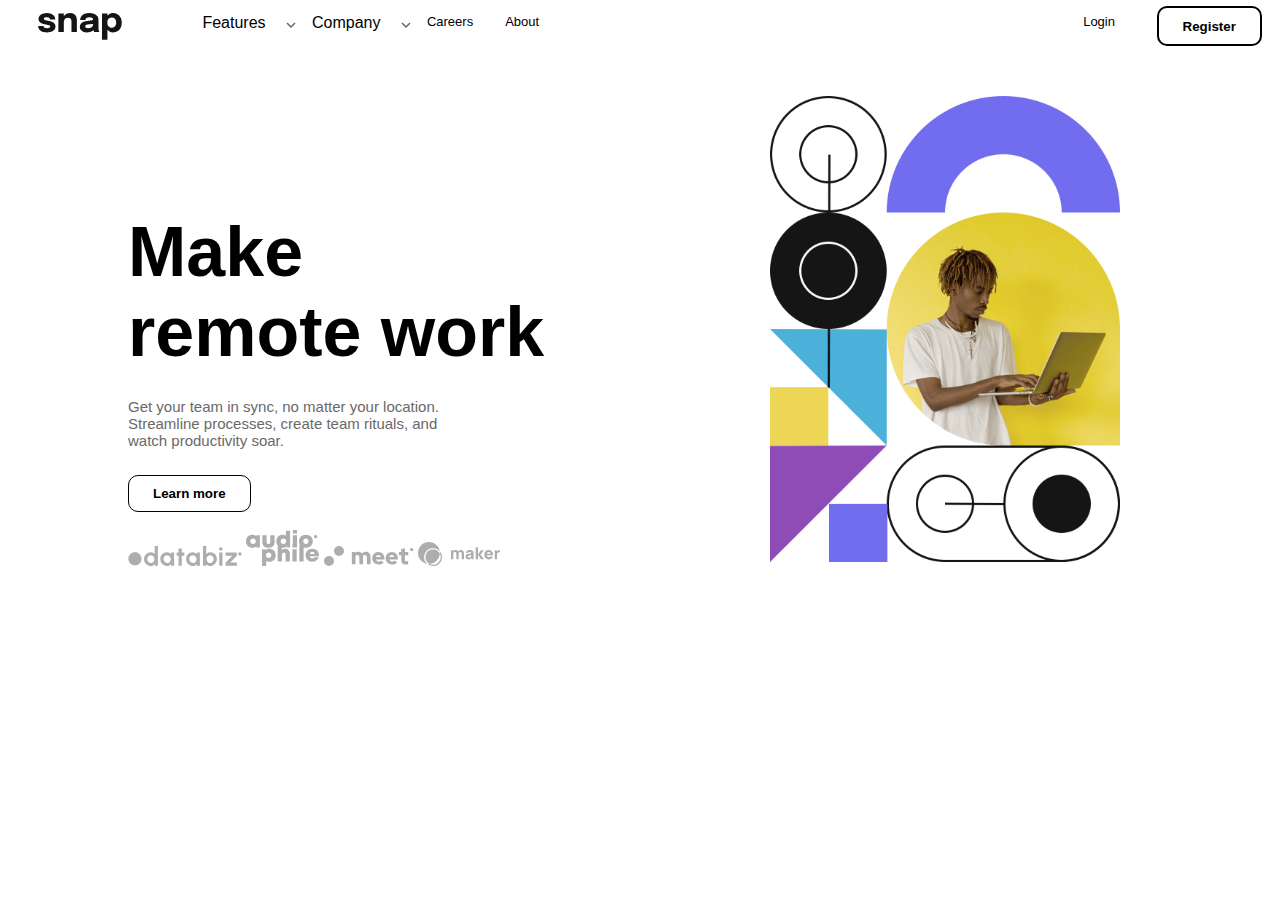
<file: Links/intro-section-with-dropdown-navigation-main/index.html>
<!DOCTYPE html>
<html lang="en">
<head>
  <meta charset="UTF-8">
  <meta name="viewport" content="width=device-width, initial-scale=1.0"> <!-- displays site properly based on user's device -->

  <link rel="icon" type="image/png" sizes="32x32" href="./images/favicon-32x32.png">
  
  <title>Frontend Mentor | Intro section with dropdown navigation</title>
  <link rel="stylesheet" href="style.css">

  <!-- Feel free to remove these styles or customise in your own stylesheet 👍 -->
  <style>
    .attribution { font-size: 11px; text-align: center; }
    .attribution a { color: hsl(228, 45%, 44%); }
  </style>
</head>
<body>

  <div class="navbar">
    <div class="logo">
      <svg width="84" height="27" xmlns="http://www.w3.org/2000/svg"><path d="M8.852 19.42c-1.108 0-2.175-.128-3.202-.385a9.648 9.648 0 0 1-2.756-1.137c-.811-.502-1.453-1.13-1.925-1.882-.473-.752-.709-1.63-.709-2.633v-.316h5.39v.246c0 .676.3 1.172.901 1.487.601.315 1.415.472 2.441.472a7.08 7.08 0 0 0 1.55-.166c.495-.11.903-.291 1.224-.542.321-.251.482-.569.482-.954 0-.618-.342-1.056-1.024-1.313-.683-.256-1.777-.513-3.282-.77a21.716 21.716 0 0 1-2.59-.595A10.937 10.937 0 0 1 2.938 9.91 5.28 5.28 0 0 1 1.17 8.28C.727 7.622.505 6.82.505 5.875c0-1.26.382-2.322 1.146-3.185.764-.863 1.782-1.517 3.054-1.96C5.977.287 7.377.065 8.905.065c1.458 0 2.818.242 4.078.726 1.26.484 2.28 1.179 3.062 2.083.782.904 1.172 1.992 1.172 3.264v.245H11.88v-.21c0-.467-.149-.846-.446-1.138a2.804 2.804 0 0 0-1.129-.656 4.616 4.616 0 0 0-1.418-.219c-.443 0-.9.05-1.373.149-.473.099-.872.262-1.199.49-.327.227-.49.545-.49.954 0 .396.175.72.525.97.35.252.84.456 1.47.613.63.158 1.36.306 2.188.447.781.128 1.607.306 2.476.533.869.228 1.686.549 2.45.963a5.34 5.34 0 0 1 1.855 1.627c.472.671.709 1.52.709 2.546 0 1.062-.245 1.972-.735 2.73a5.607 5.607 0 0 1-1.987 1.847 10.04 10.04 0 0 1-2.782 1.05c-1.021.227-2.068.341-3.142.341ZM33.48 19V8.92c0-.77-.1-1.473-.298-2.109a2.965 2.965 0 0 0-1.067-1.531c-.513-.385-1.254-.577-2.223-.577-.84 0-1.566.192-2.178.577a3.754 3.754 0 0 0-1.41 1.61c-.326.688-.49 1.482-.49 2.38L24.31 8.185c0-1.61.35-3.022 1.05-4.235a7.627 7.627 0 0 1 2.844-2.853C29.398.41 30.726.066 32.183.066c1.53 0 2.786.306 3.772.919.986.612 1.721 1.464 2.205 2.555.484 1.09.726 2.365.726 3.824V19H33.48Zm-13.09 0V.415h5.425V19h-5.425Zm28.389.385c-1.354 0-2.558-.216-3.614-.648-1.056-.431-1.881-1.055-2.476-1.872-.595-.817-.893-1.808-.893-2.975 0-1.318.362-2.392 1.085-3.22.724-.828 1.683-1.461 2.879-1.899a15.898 15.898 0 0 1 3.894-.866c2.041-.198 3.45-.38 4.226-.542.776-.164 1.164-.45 1.164-.858V6.47c0-.688-.33-1.23-.989-1.627-.66-.397-1.578-.595-2.756-.595-1.249 0-2.202.224-2.861.673-.66.45-.99 1.135-.99 2.056H42.11c0-1.493.406-2.753 1.217-3.78.81-1.026 1.91-1.805 3.298-2.336 1.389-.53 2.958-.796 4.708-.796 1.633 0 3.144.248 4.532.744 1.389.496 2.506 1.24 3.352 2.231.845.992 1.268 2.252 1.268 3.78v8.032c0 .479.015.937.044 1.374.03.438.096.837.201 1.199.117.408.263.747.438 1.015.175.268.32.455.437.56h-5.337a3.723 3.723 0 0 1-.376-.508 3.962 3.962 0 0 1-.43-.892 7.195 7.195 0 0 1-.305-1.234 9.674 9.674 0 0 1-.097-1.461l1.12.77c-.326.77-.854 1.432-1.583 1.986-.73.554-1.593.98-2.59 1.278-.998.297-2.074.446-3.23.446Zm1.452-4.06a6.14 6.14 0 0 0 2.389-.464A4.104 4.104 0 0 0 54.43 13.4c.467-.665.7-1.534.7-2.608V8.92l1.348 1.313c-.77.28-1.66.51-2.669.69-1.01.182-2.015.324-3.019.43-1.19.116-2.08.317-2.668.603-.59.286-.884.767-.884 1.444 0 .642.25 1.123.752 1.444.502.32 1.249.481 2.24.481Zm13.742 11.323V.415h5.442v26.233h-5.442Zm11.182-7.228a7.325 7.325 0 0 1-4.042-1.181c-1.225-.788-2.205-1.85-2.94-3.185-.735-1.336-1.103-2.838-1.103-4.507v-.28l2.345-.052v.21c0 .863.21 1.619.63 2.266.42.648.963 1.146 1.628 1.496.665.35 1.359.526 2.082.526 1.19 0 2.226-.412 3.106-1.234.881-.823 1.322-2.109 1.322-3.859s-.438-3.025-1.313-3.824c-.875-.799-1.913-1.199-3.115-1.199-.723 0-1.417.173-2.082.517a4.308 4.308 0 0 0-1.628 1.461c-.42.63-.63 1.383-.63 2.257l-2.345-.14c0-1.68.368-3.164 1.103-4.453.735-1.29 1.715-2.307 2.94-3.054a7.619 7.619 0 0 1 4.042-1.12c1.505 0 2.911.37 4.218 1.111 1.306.741 2.365 1.823 3.176 3.247.81 1.423 1.216 3.155 1.216 5.197 0 2.135-.396 3.932-1.19 5.39-.793 1.458-1.843 2.558-3.15 3.299a8.51 8.51 0 0 1-4.27 1.111Z" fill="#151515"/></svg>
    </div>
    <div class="house">
      <div class="head">
        <button class="dropbtn">Features</button>
        <svg width="10" height="6" xmlns="http://www.w3.org/2000/svg"><path stroke="#686868" stroke-width="1.5" fill="none" d="m1 1 4 4 4-4"/></svg>
        <div class="dropdown_content">
          <a href="#">
            <svg width="14" height="16" xmlns="http://www.w3.org/2000/svg"><path d="M14 3v12a1 1 0 0 1-1 1H1a1 1 0 0 1-1-1V3a1 1 0 0 1 1-1h1V1a1 1 0 1 1 2 0v1h2V1a1 1 0 1 1 2 0v1h2V1a1 1 0 0 1 2 0v1h1a1 1 0 0 1 1 1Zm-2 3H2v1h10V6Zm0 3H2v1h10V9Zm0 3H2v1h10v-1Z" fill="#726CEE"/></svg>
            Todo list
          </a>
          <a href="#">
            <svg width="16" height="16" xmlns="http://www.w3.org/2000/svg"><path d="M12.667 8.667h-4v4h4v-4ZM11.334 0v1.333H4.667V0h-2v1.333h-1C.75 1.333 0 2.083 0 3v11.333C0 15.25.75 16 1.667 16h12.667C15.25 16 16 15.25 16 14.333V3c0-.917-.75-1.667-1.666-1.667h-1V0h-2Zm3 14.333H1.667V5.5h12.667v8.833Z" fill="#4BB1DA"/></svg>
            Calender
          </a>
          <a href="#">
            <svg width="13" height="17" xmlns="http://www.w3.org/2000/svg"><path d="M6.408 13.916c-3.313 0-6-1.343-6-3 0-.612.371-1.18 1-1.654V7.916a5 5 0 0 1 3.041-4.6 2 2 0 0 1 3.507-1.664 2 2 0 0 1 .411 1.664 5.002 5.002 0 0 1 3.041 4.6v1.346c.629.474 1 1.042 1 1.654 0 1.657-2.687 3-6 3Zm0 1c.694 0 1.352-.066 1.984-.16.004.054.016.105.016.16a2 2 0 0 1-4 0c0-.055.012-.106.016-.16.633.094 1.29.16 1.984.16Z" fill="#EDD556"/></svg>
            Reminders
          </a>
          <a href="#">
            <svg width="16" height="16" xmlns="http://www.w3.org/2000/svg"><path d="M8 0a8 8 0 1 1 0 16A8 8 0 0 1 8 0Zm0 2.133a5.867 5.867 0 1 0 0 11.734A5.867 5.867 0 0 0 8 2.133ZM8 3.2a4.8 4.8 0 1 1 0 9.6 4.8 4.8 0 0 1 0-9.6Zm-.533 2.667a.533.533 0 0 0-.534.533v2.133c0 .295.24.534.534.534h3.2a.533.533 0 0 0 0-1.067H8V6.4a.533.533 0 0 0-.533-.533Z" fill="#8E4CB6"/></svg>
            Planning
          </a>
        </div>
      </div>
      <div class="head">
        <button class="dropbtn">Company</button>
        <svg width="10" height="6" xmlns="http://www.w3.org/2000/svg"><path stroke="#686868" stroke-width="1.5" fill="none" d="m1 1 4 4 4-4"/></svg>
        <div class="dropdown_content">
          <a href="#">
            History
          </a>
          <a href="#">
            Our Team
          </a>
          <a href="#">
            Blog
          </a>
        </div>
      </div>
      <div class="middle">
        <a href="#" class="font"> Careers</a>
      <a href="#" class="font"> About</a>
      </div>
    </div>
    
    <a href="#" class="signup">Login</a>
    <button class="btn">Register</button>
  </div>
  
  <h1>Make <br> remote work</h1>
  <p class="text"> Get your team in sync, no matter your location. <br> Streamline processes, 
    create team rituals, and <br> watch productivity soar.</p>

  <button class="btn1">Learn more</button>
  <div class="image">
    <img src="images/image-hero-desktop.png" alt="" class="img">
  </div>
  <div class="brand_logo">
    <svg width="114" height="20" xmlns="http://www.w3.org/2000/svg"><path d="M22.887 20c.838 0 1.576-.183 2.213-.55a4.977 4.977 0 0 0 1.584-1.429v1.638h3.195V0h-3.195v8.191A4.848 4.848 0 0 0 25.1 6.756c-.637-.362-1.375-.544-2.213-.544-.951 0-1.842.18-2.67.538-.83.358-1.561.854-2.194 1.487a6.996 6.996 0 0 0-1.486 2.196A6.68 6.68 0 0 0 16 13.106c0 .953.179 1.844.537 2.674.358.83.853 1.562 1.486 2.195a6.989 6.989 0 0 0 2.193 1.488c.83.358 1.72.537 2.671.537Zm.04-3.08a3.42 3.42 0 0 1-1.827-.511 3.826 3.826 0 0 1-1.827-3.303c0-.708.166-1.35.498-1.926a3.9 3.9 0 0 1 1.322-1.383 3.379 3.379 0 0 1 1.834-.518c.672 0 1.272.17 1.8.511.528.341.94.802 1.237 1.383.297.581.445 1.225.445 1.933 0 .7-.148 1.34-.445 1.92a3.53 3.53 0 0 1-1.23 1.383c-.524.34-1.127.511-1.807.511ZM39.294 20c.794 0 1.486-.181 2.075-.544a4.375 4.375 0 0 0 1.434-1.422l.13 1.625h3.209V6.553h-3.195l.144 1.678a5.992 5.992 0 0 0-1.748-1.468c-.685-.385-1.464-.577-2.337-.577-.934 0-1.807.175-2.619.524a6.818 6.818 0 0 0-2.147 1.455c-.62.62-1.1 1.341-1.44 2.163a6.81 6.81 0 0 0-.511 2.634 6.935 6.935 0 0 0 2.042 4.967 7.16 7.16 0 0 0 2.24 1.52c.846.368 1.754.551 2.723.551Zm.091-3.08a3.51 3.51 0 0 1-1.813-.498 4.227 4.227 0 0 1-1.395-1.33 4.049 4.049 0 0 1-.654-1.842c-.061-.734.057-1.4.353-1.998a3.592 3.592 0 0 1 1.264-1.435 3.3 3.3 0 0 1 1.853-.538 3.32 3.32 0 0 1 1.794.498c.532.332.968.776 1.309 1.33.34.555.541 1.173.602 1.855.053.725-.054 1.387-.32 1.986a3.384 3.384 0 0 1-1.172 1.435c-.516.358-1.122.537-1.82.537Zm14.378 2.74V9.75h2.54V6.553h-2.54V2.438h-3.195v4.115H48.63v3.198h1.938v9.908h3.195Zm11.273.34c.795 0 1.486-.181 2.076-.544a4.375 4.375 0 0 0 1.433-1.422l.131 1.625h3.208V6.553H68.69l.145 1.678a5.992 5.992 0 0 0-1.749-1.468c-.685-.385-1.464-.577-2.337-.577-.934 0-1.807.175-2.619.524a6.818 6.818 0 0 0-2.147 1.455c-.62.62-1.1 1.341-1.44 2.163a6.81 6.81 0 0 0-.51 2.634 6.935 6.935 0 0 0 2.042 4.967 7.16 7.16 0 0 0 2.239 1.52c.847.368 1.754.551 2.723.551Zm.092-3.08a3.51 3.51 0 0 1-1.814-.498 4.227 4.227 0 0 1-1.394-1.33 4.049 4.049 0 0 1-.655-1.842c-.06-.734.057-1.4.354-1.998a3.592 3.592 0 0 1 1.263-1.435 3.3 3.3 0 0 1 1.853-.538 3.32 3.32 0 0 1 1.794.498c.532.332.969.776 1.31 1.33.34.555.54 1.173.602 1.855.052.725-.055 1.387-.321 1.986a3.384 3.384 0 0 1-1.172 1.435c-.515.358-1.122.537-1.82.537ZM81.993 20c.96 0 1.857-.18 2.69-.537a6.968 6.968 0 0 0 3.687-3.696 6.774 6.774 0 0 0 .536-2.687c0-1.267-.31-2.423-.93-3.467a7.027 7.027 0 0 0-2.5-2.496c-1.048-.62-2.209-.93-3.483-.93-.82 0-1.547.185-2.18.556a5.15 5.15 0 0 0-1.591 1.448V0h-3.195v19.66h3.195v-1.665a5.15 5.15 0 0 0 1.59 1.448c.634.371 1.36.557 2.18.557Zm-.04-3.093c-.663 0-1.256-.17-1.78-.511a3.53 3.53 0 0 1-1.231-1.383 4.187 4.187 0 0 1-.445-1.933c0-.69.148-1.326.445-1.907a3.58 3.58 0 0 1 1.23-1.39 3.164 3.164 0 0 1 1.782-.517c.672 0 1.287.17 1.846.511.558.341 1.004.802 1.335 1.383.332.58.498 1.221.498 1.92 0 .708-.166 1.35-.498 1.927a3.88 3.88 0 0 1-1.329 1.382 3.435 3.435 0 0 1-1.852.518ZM92.874 4.6c.463 0 .854-.155 1.173-.465.318-.31.478-.701.478-1.173 0-.463-.16-.852-.478-1.166a1.604 1.604 0 0 0-1.172-.472c-.463 0-.856.157-1.179.472a1.563 1.563 0 0 0-.484 1.166c0 .472.161.863.484 1.173.323.31.716.465 1.179.465Zm19 5c.463 0 .854-.155 1.173-.465.318-.31.478-.701.478-1.173 0-.463-.16-.852-.478-1.166a1.604 1.604 0 0 0-1.172-.472c-.463 0-.856.157-1.179.472a1.563 1.563 0 0 0-.484 1.166c0 .472.161.863.484 1.173.323.31.716.465 1.179.465ZM6.979 19.324c1.835 0 3.385-.616 4.65-1.846 1.264-1.23 1.896-2.782 1.896-4.654 0-1.838-.632-3.38-1.897-4.628-1.264-1.248-2.814-1.872-4.65-1.872-1.835 0-3.393.624-4.675 1.872C1.021 9.444.38 10.986.38 12.824c0 1.872.64 3.423 1.922 4.654 1.282 1.23 2.84 1.846 4.676 1.846Zm87.48.335V6.553h-3.195V19.66h3.195Zm14.399 0v-3.198h-6.573l6.573-6.71V6.553H97.675v3.198h6.586l-6.586 6.71v3.198h11.182Z" fill="#ADADAD"/></svg>

    <svg width="73" height="36" xmlns="http://www.w3.org/2000/svg"><path d="M6.476 17.85c1.434 0 2.715-.47 3.726-1.287l.364.87h3.289V5.126h-3.17l-.436.952C9.23 5.238 7.93 4.754 6.476 4.754 2.699 4.754 0 7.467 0 11.28c0 3.825 2.7 6.571 6.476 6.571Zm.568-3.754c-1.593 0-2.764-1.2-2.764-2.807 0-1.598 1.161-2.797 2.764-2.797 1.594 0 2.765 1.2 2.765 2.797 0 1.607-1.171 2.807-2.765 2.807Zm15.422 3.754c3.648 0 6.078-2.243 6.078-5.687V5.138H24.29v6.84c0 1.286-.687 2.064-1.824 2.064-1.136 0-1.837-.765-1.837-2.064v-6.84h-4.254v7.025c0 3.444 2.443 5.687 6.091 5.687Zm14.361.013c1.439 0 2.72-.488 3.725-1.33l.401.914h3.148V.694h-4.205v4.895a5.78 5.78 0 0 0-3.069-.854c-3.79 0-6.489 2.732-6.489 6.557 0 3.826 2.7 6.571 6.49 6.571Zm.57-3.754c-1.594 0-2.765-1.21-2.765-2.816 0-1.608 1.17-2.817 2.764-2.817 1.594 0 2.765 1.21 2.765 2.817 0 1.607-1.171 2.816-2.765 2.816ZM50.99 3.598V0H46.8v3.598h4.19Zm.032 13.848V5.138H46.77v12.308h4.254Zm8.88.404c4.014 0 6.925-2.755 6.925-6.558 0-3.815-2.911-6.557-6.924-6.557-4.027 0-6.925 2.742-6.925 6.557 0 3.803 2.898 6.558 6.925 6.558Zm9.76-9.573c.463 0 .853-.156 1.172-.466.318-.31.478-.7.478-1.173 0-.463-.16-.852-.478-1.166A1.604 1.604 0 0 0 69.663 5c-.463 0-.856.157-1.179.472A1.563 1.563 0 0 0 68 6.638c0 .472.161.863.484 1.173.323.31.716.466 1.179.466Zm-9.76 5.765c-1.55 0-2.663-1.122-2.663-2.75 0-1.627 1.113-2.748 2.664-2.748 1.55 0 2.663 1.131 2.663 2.749 0 1.627-1.112 2.749-2.663 2.749Zm-39.676 21.86v-4.846a5.789 5.789 0 0 0 3.01.817c3.777 0 6.476-2.735 6.476-6.57 0-3.835-2.7-6.558-6.475-6.558-1.468 0-2.775.506-3.79 1.381l-.533-.977h-2.893v16.753h4.205Zm2.442-7.783c-1.594 0-2.765-1.2-2.765-2.816 0-1.617 1.171-2.817 2.765-2.817 1.593 0 2.764 1.2 2.764 2.817 0 1.617-1.18 2.816-2.764 2.816Zm13.25 3.338v-6.573c0-1.58.802-2.49 2.09-2.49 1.11 0 1.61.724 1.61 2.144v6.919h4.253v-7.412c0-3.19-1.822-5.26-4.657-5.26a5.28 5.28 0 0 0-3.297 1.174v-5.255h-4.253v16.753h4.253Zm14.718-13.849V14.01h-4.189v3.598h4.189Zm.033 13.849V19.148h-4.254v12.309h4.254Zm6.929 0V14.704h-4.254v16.753H57.6Zm8.664.404c3.099 0 5.597-1.755 6.466-4.564h-4.233c-.409.72-1.24 1.154-2.233 1.154-1.343 0-2.243-.73-2.52-2.142h9.17c.055-.38.087-.752.087-1.122 0-3.611-2.756-6.442-6.737-6.442-3.876 0-6.708 2.775-6.708 6.548 0 3.76 2.855 6.568 6.708 6.568Zm2.547-7.9h-4.993c.344-1.222 1.206-1.894 2.446-1.894 1.284 0 2.173.664 2.547 1.894Z" fill="#ADADAD"/></svg>

    <svg width="90" height="20" xmlns="http://www.w3.org/2000/svg"><path d="M5 10a5 5 0 1 1 0 10 5 5 0 0 1 0-10ZM15 0a5 5 0 1 1 0 10 5 5 0 0 1 0-10Zm16.515 18.34V9.964c.226-.293.5-.513.824-.66.324-.146.689-.22 1.095-.22.587 0 1.058.205 1.412.614.353.408.53.945.53 1.608v7.034h3.658v-7.543a7.069 7.069 0 0 0-.045-.787c.241-.293.527-.52.858-.683.331-.162.7-.242 1.107-.242.587 0 1.057.204 1.411.613.354.408.53.945.53 1.608v7.034h3.659v-7.543c0-1.435-.433-2.615-1.299-3.54-.865-.926-1.976-1.389-3.33-1.389-.783 0-1.506.147-2.168.44a4.968 4.968 0 0 0-1.716 1.25 4.316 4.316 0 0 0-1.524-1.239 4.504 4.504 0 0 0-2.021-.45c-.557 0-1.088.084-1.592.254-.505.17-.967.424-1.389.763V6.1h-3.658v12.24h3.658Zm23.168.231c.993 0 1.885-.146 2.675-.44.79-.292 1.562-.763 2.315-1.41l-2.416-2.199c-.286.293-.632.52-1.039.683a3.63 3.63 0 0 1-1.355.243c-.692 0-1.294-.182-1.806-.544a3.22 3.22 0 0 1-1.13-1.4h8.514v-.926a7.74 7.74 0 0 0-.452-2.672c-.301-.825-.719-1.531-1.253-2.117A5.875 5.875 0 0 0 56.828 6.4a5.71 5.71 0 0 0-2.416-.509c-.873 0-1.69.162-2.45.486a6.032 6.032 0 0 0-1.976 1.342 6.357 6.357 0 0 0-1.321 2.025 6.418 6.418 0 0 0-.486 2.487c0 .88.17 1.709.508 2.488a6.378 6.378 0 0 0 1.378 2.024 6.268 6.268 0 0 0 2.066 1.343 6.717 6.717 0 0 0 2.552.485Zm2.167-7.682h-4.99c.18-.617.49-1.095.926-1.434.436-.34.956-.51 1.558-.51.587 0 1.103.178 1.547.533.444.355.764.825.96 1.411Zm11.268 7.682c.994 0 1.885-.146 2.676-.44.79-.292 1.562-.763 2.314-1.41l-2.416-2.199c-.286.293-.632.52-1.039.683a3.63 3.63 0 0 1-1.354.243c-.693 0-1.295-.182-1.807-.544a3.22 3.22 0 0 1-1.129-1.4h8.513v-.926a7.74 7.74 0 0 0-.452-2.672c-.3-.825-.718-1.531-1.253-2.117A5.875 5.875 0 0 0 70.263 6.4a5.71 5.71 0 0 0-2.416-.509c-.873 0-1.69.162-2.45.486a6.032 6.032 0 0 0-1.976 1.342 6.357 6.357 0 0 0-1.32 2.025 6.418 6.418 0 0 0-.486 2.487c0 .88.17 1.709.508 2.488a6.378 6.378 0 0 0 1.377 2.024 6.268 6.268 0 0 0 2.066 1.343 6.717 6.717 0 0 0 2.552.485Zm2.168-7.682h-4.99c.18-.617.489-1.095.925-1.434.437-.34.956-.51 1.558-.51.587 0 1.103.178 1.547.533.444.355.764.825.96 1.411Zm11.335 7.613c.346 0 .775-.035 1.287-.104a7.37 7.37 0 0 0 1.265-.266V15.1c-.301.092-.58.158-.836.196a5.456 5.456 0 0 1-.813.058c-.587 0-.997-.112-1.23-.335-.234-.224-.35-.606-.35-1.146v-4.65h3.342V6.1h-3.342V2.143l-3.658.81V6.1H74.87v3.123h2.416v5.392c0 1.28.365 2.248 1.095 2.904.73.655 1.81.983 3.24.983Zm6.042-13.225c.462 0 .853-.156 1.172-.466.318-.31.478-.7.478-1.173 0-.463-.16-.852-.478-1.166A1.604 1.604 0 0 0 87.663 2c-.463 0-.856.157-1.179.472A1.563 1.563 0 0 0 86 3.638c0 .472.161.863.484 1.173.323.31.716.466 1.179.466Z" fill="#ADADAD" fill-rule="evenodd"/></svg>

    <svg width="83" height="24" xmlns="http://www.w3.org/2000/svg"><path d="M35.276 17.143V11.76c0-.51.141-.925.424-1.246.282-.321.656-.482 1.123-.482.488 0 .87.164 1.148.49.277.326.415.783.415 1.37v5.25h2.238V11.76c0-.34.065-.64.194-.9.129-.261.308-.464.539-.61.23-.145.502-.218.814-.218.489 0 .871.164 1.148.49.277.326.416.783.416 1.37v5.25h2.238V11.3c0-.971-.26-1.757-.778-2.358-.518-.6-1.285-.9-2.3-.9-.592 0-1.131.13-1.616.39-.486.26-.873.624-1.16 1.09l.062-.096-.037-.07a2.632 2.632 0 0 0-.687-.768l-.145-.103c-.447-.296-1.02-.444-1.716-.444-.609 0-1.159.134-1.65.403-.327.18-.61.401-.848.666l-.102.12v-.975h-1.975v8.887h2.255Zm15.305.247c.768 0 1.403-.133 1.905-.4.39-.206.76-.514 1.109-.921l.014-.018v1.092h1.958v-5.431c0-.406-.016-.773-.049-1.103a2.653 2.653 0 0 0-.313-.987 2.61 2.61 0 0 0-1.382-1.25c-.609-.242-1.306-.363-2.09-.363-1.07 0-1.915.23-2.534.691a3.434 3.434 0 0 0-1.268 1.794l2.025.642c.142-.406.392-.688.748-.848.357-.159.7-.238 1.029-.238.592 0 1.015.123 1.267.37.177.173.292.414.345.724l.015.116-.357.053-.366.055-.353.052c-.576.085-1.091.174-1.547.267-.455.094-.847.2-1.176.321-.478.176-.858.394-1.14.654-.283.261-.487.561-.613.901a3.22 3.22 0 0 0-.19 1.128c0 .493.114.945.342 1.353.228.409.562.735 1.004.98.442.244.98.366 1.617.366Zm.477-1.761c-.258 0-.48-.039-.666-.115a.953.953 0 0 1-.432-.334.89.89 0 0 1-.153-.522c0-.148.032-.283.095-.403.063-.121.162-.232.296-.334.135-.101.312-.196.531-.284.192-.07.414-.137.667-.197.252-.06.584-.128.995-.202.257-.046.564-.1.92-.16l.03-.004v.007a15.73 15.73 0 0 1-.014.333l-.01.186c-.02.321-.086.603-.202.844-.06.126-.174.282-.341.469a2.32 2.32 0 0 1-.675.498c-.282.145-.63.218-1.04.218Zm8.92 1.514v-4.279l3.077 4.279h2.913l-3.423-4.444 3.21-4.443H62.99l-3.012 4.279V5.294h-2.271l-.017 11.849h2.288Zm14.968-3.818c.093-1.075-.017-2.01-.33-2.806-.312-.796-.795-1.413-1.448-1.852-.652-.438-1.445-.658-2.378-.658-.877 0-1.654.199-2.328.597a4.192 4.192 0 0 0-1.589 1.674c-.384.719-.576 1.564-.576 2.535 0 .888.197 1.677.589 2.365a4.244 4.244 0 0 0 1.63 1.621c.693.393 1.495.589 2.406.589.856 0 1.644-.225 2.366-.675a3.937 3.937 0 0 0 1.584-1.893l-2.239-.641c-.164.362-.403.639-.715.83-.313.193-.689.289-1.128.289-.696 0-1.224-.227-1.584-.68-.248-.313-.411-.716-.488-1.21l-.012-.085h6.24Zm-2.265-1.662h-3.915l.016-.076c.077-.323.191-.6.345-.83l.08-.11c.359-.464.92-.696 1.682-.696.653 0 1.123.199 1.411.597.177.244.3.585.368 1.022l.013.093Zm6.37 5.48V12.6c0-.34.047-.646.14-.918a2.02 2.02 0 0 1 .412-.707c.181-.2.403-.361.667-.482.263-.126.558-.201.884-.226.327-.025.613.001.86.078v-2.09a4.173 4.173 0 0 0-.806-.02c-.27.019-.53.065-.782.14a2.869 2.869 0 0 0-.7.308c-.28.164-.515.373-.707.625a3.2 3.2 0 0 0-.212.316l-.035.063V8.256h-1.975v8.887h2.255ZM10.972 0c5.466 0 9.999 3.997 10.834 9.228A8.914 8.914 0 0 1 9.228 21.805C3.998 20.97 0 16.438 0 10.971 0 4.912 4.912 0 10.97 0Zm4.099 6.171a8.914 8.914 0 0 0-5.842 15.634 11.095 11.095 0 0 0 2.639.102 7.543 7.543 0 0 1 3.226-14.364 7.55 7.55 0 0 1 6.813 4.322 10.972 10.972 0 0 1-10.04 10.042 7.543 7.543 0 0 0 10.04-10.042 11.052 11.052 0 0 0-.1-2.637 8.892 8.892 0 0 0-6.736-3.057Z" fill="#ADADAD"/></svg>
  </div>
  <!-- <div class="attribution">
    Challenge by <a href="https://www.frontendmentor.io?ref=challenge" target="_blank">Frontend Mentor</a>. 
    Coded by <a href="#">Your Name Here</a>.
  </div> -->

</body>
</html>
</file>
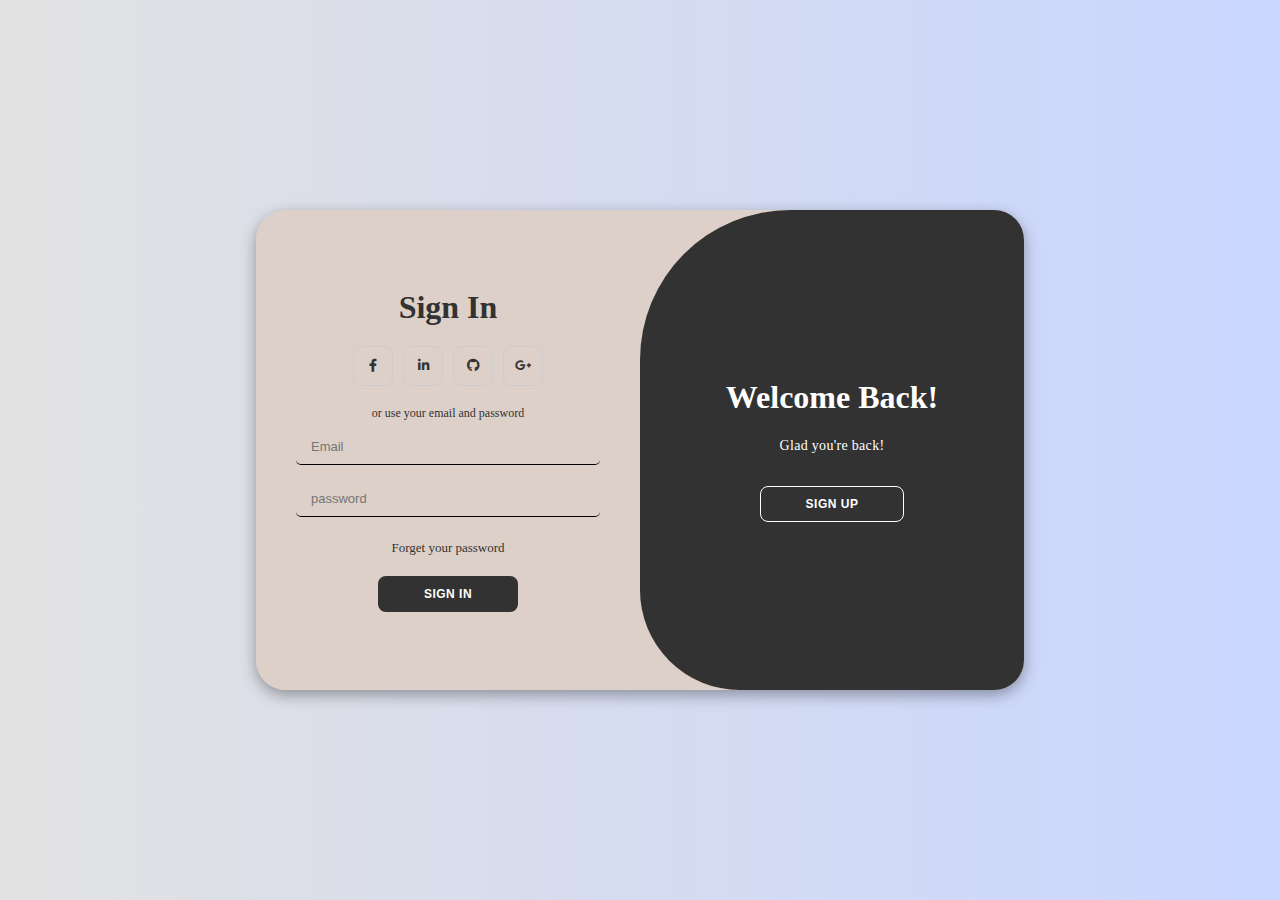
<file: Links/Login Page/index.html>
<!DOCTYPE html>
<html lang="en">
<head>
  <meta charset="UTF-8">
  <meta name="viewport" content="width=device-width, initial-scale=1.0">
  <link rel="stylesheet" href="css/all.min.css">
  <link rel="stylesheet" href="css/fontawesome.min.css">
  <link rel="stylesheet" href="style.css">
  <title>Login Page</title>
</head>
<body>
  <div class="container" id="container">
    <div class="form_container signup">
      <form>
        <h1>Create Account</h1>
        <div class="social_icon">
          <a href="#" class="icon"><i class="fa-brands fa-facebook-f"></i></a>
          <a href="#" class="icon"><i class="fa-brands fa-linkedin-in"></i></a>
          <a href="#" class="icon"><i class="fa-brands fa-github"></i></a>
          <a href="#" class="icon"><i class="fa-brands fa-google-plus-g"></i></a>
        </div>
        <span>or use your email for registration</span>
        <input type="text" placeholder="Name" id="username" required>
        <input type="email" placeholder="Email" id="email" required>
        <input type="password" placeholder="password" id="register_password" required>
        <button>Sign Up</button>
      </form>
    </div>
    <div class="form_container signin">
      <form>
        <h1>Sign In</h1>
        <div class="social_icon">
          <a href="#" class="icon"><i class="fa-brands fa-facebook-f"></i></a>
          <a href="#" class="icon"><i class="fa-brands fa-linkedin-in"></i></a>
          <a href="#" class="icon"><i class="fa-brands fa-github"></i></a>
          <a href="#" class="icon"><i class="fa-brands fa-google-plus-g"></i></a>
        </div>
        <span>or use your email and password</span>
        <input type="email" placeholder="Email" id="email_address" required>
        <input type="password" placeholder="password" id="signin_password" required>
        <a href="#">Forget your password</a>
        <button>Sign In</button>
      </form>
    </div>
    <div class="toggle_container">
      <div class="toggle">
        <div class="toggle_panel toggle_left">
          <h1>Hello Mon-ami</h1>
          <p>Register with Your personal details to access our site features</p>
          <button class="hidden" id="login">Sign In</button>
        </div>
        <div class="toggle_panel toggle_right">
          <h1>Welcome Back!</h1>
          <p>Glad you're back!</p>
          <button class="hidden" id="register">Sign Up</button>
        </div>
      </div>
    </div>
  </div>
  <script src="app.js"></script>
  <!-- <script src="script.js"></script> -->
</body>
</html>
</file>
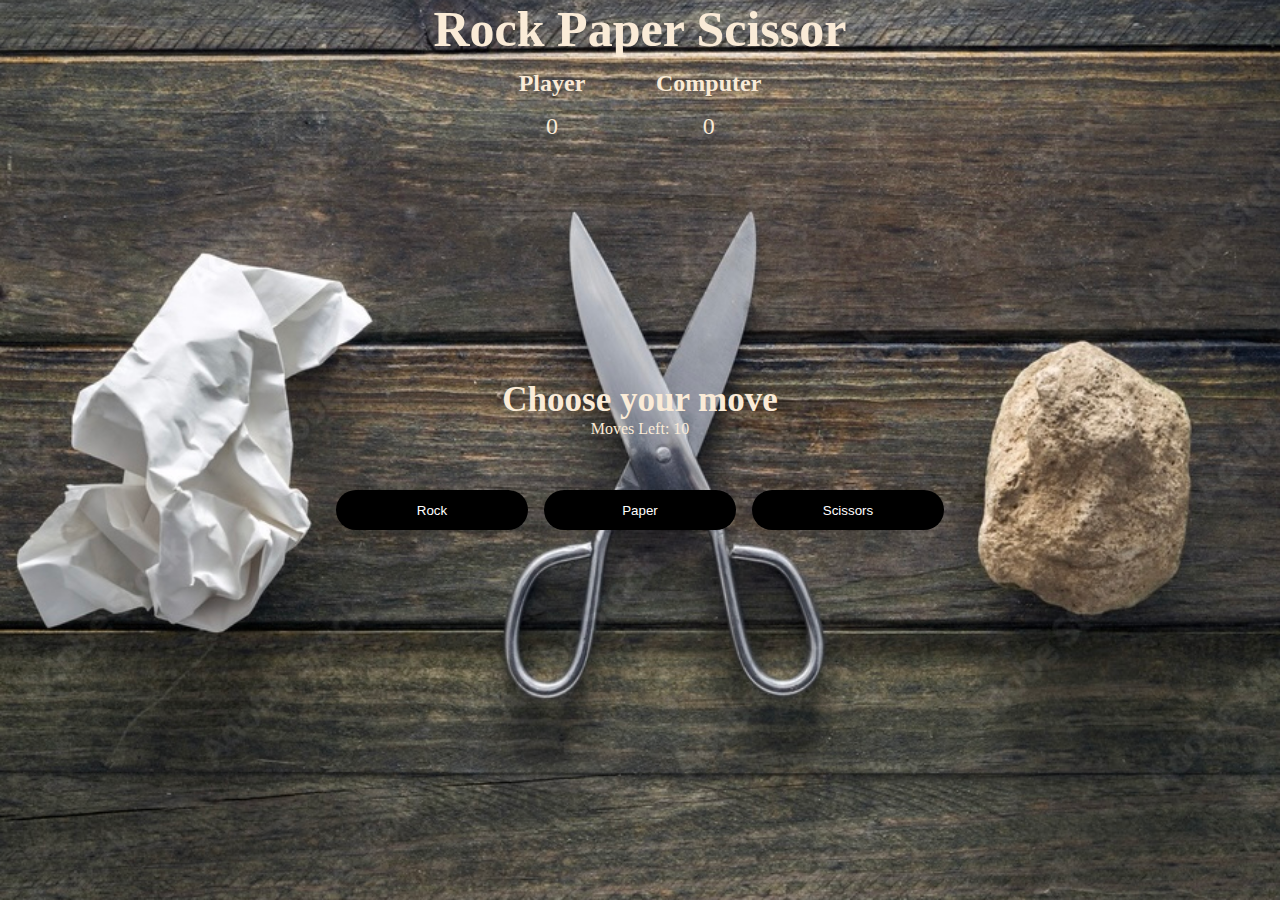
<file: Links/rock paper and scissors/index.html>
<!DOCTYPE html>
<html lang="en">
<head>
  <meta charset="UTF-8">
  <meta name="viewport" content="width=device-width, initial-scale=1.0">
  <link rel="stylesheet" href="style.css">
  <title>Rock, Paper and Scissors</title>
</head>
<body>
    <h1>Rock Paper Scissor</h1>
  <section class="game">
  
    <!--Display Score of player and computer -->
    <div class="score">
        <div class="playerScore">
            <h2>Player</h2>

            <p class="p-count count">0</p>

        </div>
        <div class="computerScore">
            <h2>Computer</h2>
            <p class="c-count count">0</p>

        </div>
    </div>

    <div class="move">Choose your move</div>

    <!--Number of moves left before game ends -->
    <div class="movesleft">Moves Left: 10 </div>

    <!--Options available to player to play game -->
    <div class="options">
        <button class="rock">Rock</button>
        <button class="paper">Paper</button>
        <button class="scissor">Scissors</button>
    </div>

    <!--Final result of game -->
    <div class="result"></div>

    <!--Reload the game -->
    <button class="reload"></button>

</section>

<script src="app.js"></script>

</body>
</html>
</file>
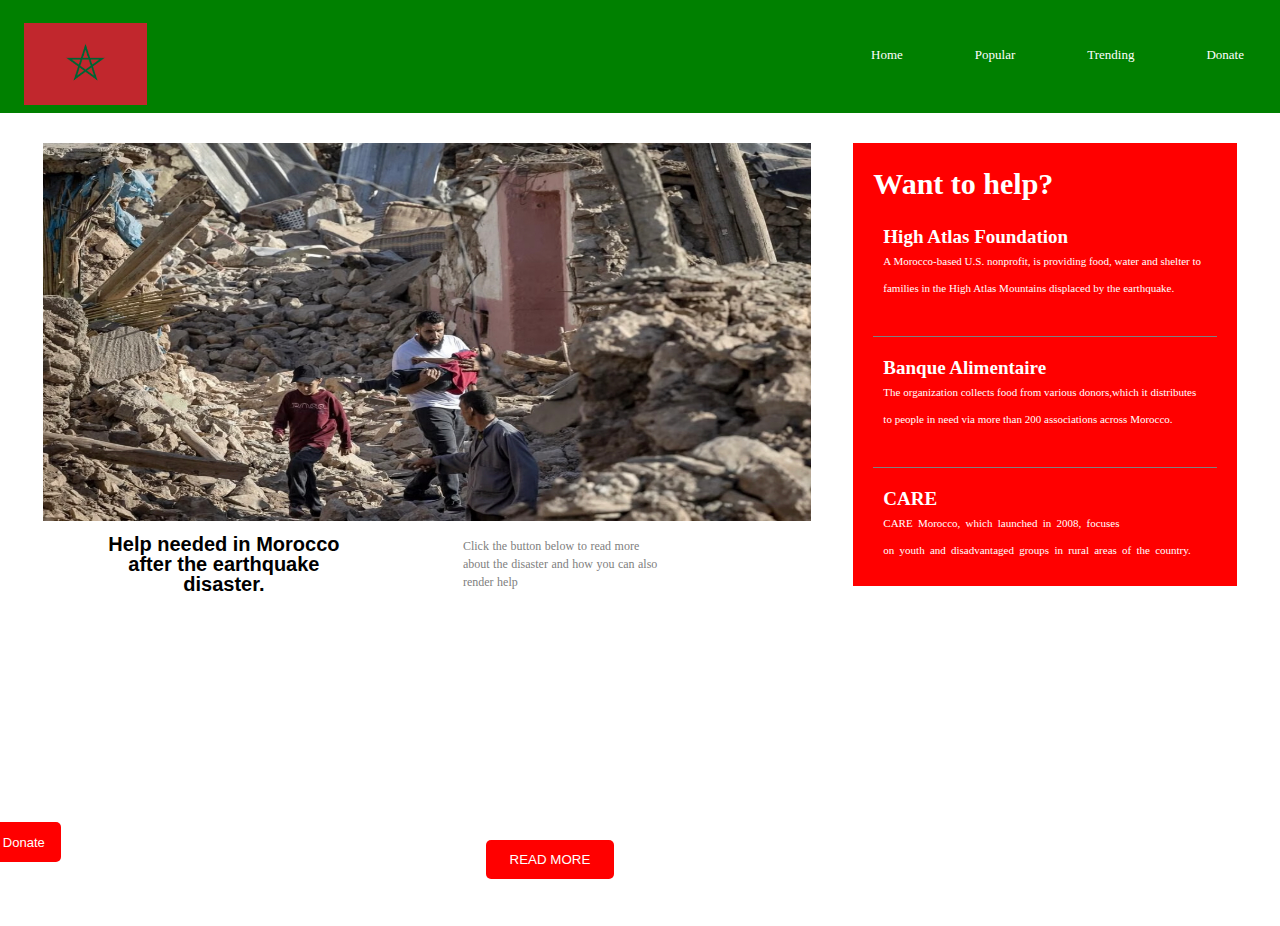
<file: Links/Website/index.html>
<!DOCTYPE html>
<html lang="en">
<head>
  <meta charset="UTF-8">
  <meta name="viewport" content="width=device-width, initial-scale=1.0">
  <link rel="stylesheet" href="style.css">
  <style>
    body,html{
  width:100%;
  height: 100%;
}
body{
  margin:0;
  padding:0;
  /* background:#29b6f6; */
}
.bubbles{
  position:absolute;
  width:100%;
  height: 100%;
  z-index:0;
  overflow:hidden;
  top:0;
  left:0;
}
.bubble{
  position: absolute;
  bottom:-100px;
  width:40px;
  /* height: 40px; */
  background:green;
  border-radius:50%;
  opacity:0.5;
  animation: rise 10s infinite ease-in;
}
.bubble:nth-child(1){
  width:40px;
  height:40px;
  left:10%;
  animation-duration:8s;
}
.bubble:nth-child(2){
  width:20px;
  height:20px;
  left:20%;
  animation-duration:5s;
  animation-delay:1s;
}
.bubble:nth-child(3){
  width:50px;
  height:50px;
  left:35%;
  animation-duration:7s;
  animation-delay:2s;
}
.bubble:nth-child(4){
  width:80px;
  height:80px;
  left:50%;
  animation-duration:11s;
  animation-delay:0s;
}
.bubble:nth-child(5){
  width:35px;
  height:35px;
  left:55%;
  animation-duration:6s;
  animation-delay:1s;
}
.bubble:nth-child(6){
  width:45px;
  height:45px;
  left:65%;
  animation-duration:8s;
  animation-delay:3s;
}
.bubble:nth-child(7){
  width:90px;
  height:90px;
  left:70%;
  animation-duration:12s;
  animation-delay:2s;
}
.bubble:nth-child(8){
  width:25px;
  height:25px;
  left:80%;
  animation-duration:6s;
  animation-delay:2s;
}
.bubble:nth-child(9){
  width:15px;
  height:15px;
  left:70%;
  animation-duration:5s;
  animation-delay:1s;
}
.bubble:nth-child(10){
  width:90px;
  height:90px;
  left:25%;
  animation-duration:10s;
  animation-delay:4s;
}
@keyframes rise{
  0%{
    bottom:-100px;
    transform:translateX(0);
  }
  50%{
    transform:translate(100px);
  }
  100%{
    bottom:1080px;
    transform:translateX(-200px);
  }
}
  </style>
  <title>Daily Plus</title>
</head>
<body>
  <section class="sticky">
    <div class="bubbles">
      <div class="bubble"></div>
      <div class="bubble"></div>
      <div class="bubble"></div>
      <div class="bubble"></div>
      <div class="bubble"></div>
      <div class="bubble"></div>
      <div class="bubble"></div>
      <div class="bubble"></div>
      <div class="bubble"></div>
      <div class="bubble"></div>
      
    </div>
  </section>
    <div class="interface"> 

      <header class="header">
        <img src="image/IMG_4536.PNG" alt="" class="img">
        <nav>
          <ul class="nav-menu">
            <li class="nav-list">
                <a href="#">Home</a>
            </li>
            <li class="nav-list">
                <a href="#">Popular</a>
            </li>
            <li class="nav-list">
                <a href="#">Trending</a>
            </li>
            <li class="nav-list">
              <a href="https://www.globalgiving.org/projects/morocco-earthquake-relief-high-atlas-communities">Donate</a>
            </li>
        </ul>
        </nav>
      </header>
      <main>
        <div class="content">
          <section class="section1">
            <!-- <img src="news-homepage/images/image-web-3-desktop.jpg" alt="Homepage picture" class="image">  -->
            <img src="image/IMG_4537.jpg" alt="" class="image">
            <div class="text1">
           <h2>Help needed in Morocco <br> after the earthquake <br> disaster.</h2>
            </div>
            <div class="div">
              <p class="text3">Click the button below to read more <br> about the disaster and how you can also <br>render help</p>
            </div>
            <section class="section2">
              <div class="new">
                <h3 class="h33">Want to help?</h3>
              </div>
              <div class="text2">
               <h4>High Atlas Foundation</h4>
               <p class="txt2"> A Morocco-based U.S. nonprofit, is providing food, water and shelter to families in the High Atlas Mountains displaced by the earthquake.</p> 
               <br>
               
              </div>
              <div class="text2">
                <h4>Banque Alimentaire</h4>
                <p class="txt2">The organization collects food from various donors,which it distributes to people in need via more than 200 associations across Morocco.</p>
                <br>
                
              </div>
              <div class="text2 txt">
                <h4>CARE</h4>
                <p class="txt2">CARE Morocco, which launched in 2008, focuses <br> on youth and disadvantaged groups in rural areas of the country.</p>
              </div>
            </section>
          </section>
        </div> 
        <!-- <h2>Help needed in Morocco after the horrific <br> earthquake disaster that happened few days ago.</h2>
        <p>Click the button below to read more <br> about the disaster and how you can also render help.</p> -->
        <a href="context.html" class="read"><button class="btn1">READ MORE</button></a>
        <div class="div1">
          <button class="btn">
            <a href="https://www.globalgiving.org/projects/morocco-earthquake-relief-high-atlas-communities" class="txttt">Donate</a>
          </button>
        </div>
      </main>
    </div>
</body>
</html>
</file>
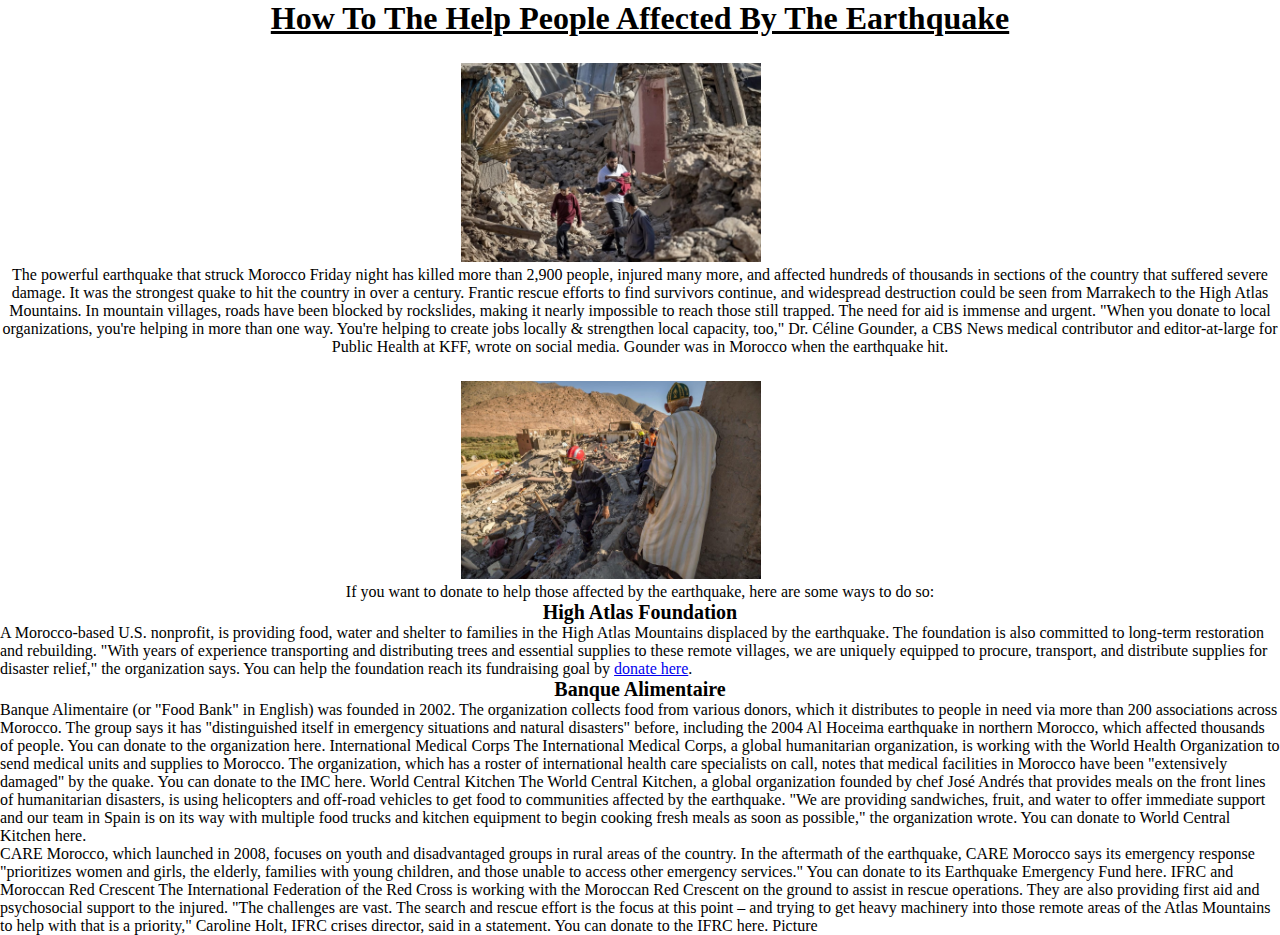
<file: Links/Website/context.html>
<!DOCTYPE html>
<html lang="en">
<head>
  <meta charset="UTF-8">
  <meta name="viewport" content="width=device-width, initial-scale=1.0">
  <title>Document</title>
  <link rel="stylesheet" href="context.css">
</head>
<body>
  <header>
    <h1>How To The Help People Affected By The Earthquake </h1>
  </header>
  <img src="image/IMG_4537.jpg" alt="" class="img1">

  <p class="txt">The powerful earthquake that struck Morocco Friday night has killed more than 2,900 people, injured many more, and affected hundreds of thousands in sections of the country that suffered severe damage. It was the strongest quake to hit the country in over a century.  Frantic rescue efforts to find survivors continue, and widespread destruction could be seen from Marrakech to the High Atlas Mountains. In mountain villages, roads have been blocked by rockslides, making it nearly impossible to reach those still trapped.
    
  The need for aid is immense and urgent. "When you donate to local organizations, you're helping in more than one way. You're helping to create jobs locally & strengthen local capacity, too," Dr. Céline Gounder, a CBS News medical contributor and editor-at-large for Public Health at KFF, wrote on social media. Gounder was in Morocco when the earthquake hit.</p>
  <img src="image/IMG_4535.JPG" alt="" class="img2">
   
  <p class="txtt">If you want to donate to help those affected by the earthquake, here are some ways to do so:</p> 

  <p class="txt1"><strong> <p class="txtt1">High Atlas Foundation</p> </strong>
  A Morocco-based U.S. nonprofit, is providing food, water and shelter to families in the High Atlas Mountains displaced by the earthquake. The foundation is also committed to long-term restoration and rebuilding. "With years of experience transporting and distributing trees and essential supplies to these remote villages, we are uniquely equipped to procure, transport, and distribute supplies for disaster relief," the organization says. You can help the foundation reach its fundraising goal by <a href="https://www.globalgiving.org/projects/morocco-earthquake-relief-high-atlas-communities/
  ">donate here</a>.</p>
  <p class="txt2">
    <strong><p class="txtt1">Banque Alimentaire</p></strong>
Banque Alimentaire (or "Food Bank" in English) was founded in 2002. The organization collects food from various donors, which it distributes to people in need via more than 200 associations across Morocco. The group says it has "distinguished itself in emergency situations and natural disasters" before, including the 2004 Al Hoceima earthquake in northern Morocco, which affected thousands of people. You can donate to the organization here.
International Medical Corps
The International Medical Corps, a global humanitarian organization, is working with the World Health Organization to send medical units and supplies to Morocco. The organization, which has a roster of international health care specialists on call, notes that medical facilities in Morocco have been "extensively damaged" by the quake. You can donate to the IMC here.
World Central Kitchen
The World Central Kitchen, a global organization founded by chef José Andrés that provides meals on the front lines of humanitarian disasters, is using helicopters and off-road vehicles to get food to communities affected by the earthquake. "We are providing sandwiches, fruit, and water to offer immediate support and our team in Spain is on its way with multiple food trucks and kitchen equipment to begin cooking fresh meals as soon as possible," the organization wrote. You can donate to World Central Kitchen here.

  </p>
  <P>CARE Morocco, which launched in 2008, focuses on youth and disadvantaged groups in rural areas of the country. In the aftermath of the earthquake, CARE Morocco says its emergency response "prioritizes women and girls, the elderly, families with young children, and those unable to access other emergency services." You can donate to its Earthquake Emergency Fund here.
    IFRC and Moroccan Red Crescent
    The International Federation of the Red Cross is working with the Moroccan Red Crescent on the ground to assist in rescue operations. They are also providing first aid and psychosocial support to the injured. "The challenges are vast. The search and rescue effort is the focus at this point – and trying to get heavy machinery into those remote areas of the Atlas Mountains to help with that is a priority," Caroline Holt, IFRC crises director, said in a statement. You can donate to the IFRC here.
    Picture</P>
</body>
</html>
</file>
<file: css/styles.css>
*{
  font-family: 'Roboto', sans-serif;
  margin: 0;
  padding: 0;
  box-sizing: border-box;
}
:root {
  --background-color: #ffffff;
  --text-color: #21243D;
  --footer-color: #21243D;
  --header-background-color: whitesmoke;
  --header-text-color: #000000;
  --section-background-color: #f5f5f5;
  --section-text-color: #000000;
}

.dark-mode {
  --background-color: #121212;
  --text-color: #ffffff;
  --footer-color: #f1f1f1;
  --header-background-color: #1f1f1f;
  --header-text-color: #ffffff;
  --section-background-color: #1e1e1e;
  --section-text-color: #ffffff;
}
body {
  background-color: var(--background-color);
  color: var(--text-color);
}
footer {
  color: var(--footer-color);
  text-align: center;
  padding: 0rem;
  height: 25vh;
}
body {
  background-color: var(--background-color);
  color: var(--text-color);
}

footer {
  color: var(--footer-color);
  text-align: center;
  padding: 0rem;
  height: 25vh;
}

header {
  position: fixed;
  top: 0;
  width: 100%;
  background-color: var(--header-background-color);
  color: var(--header-text-color);
  padding: 1rem 0;
  z-index: 1000;
}

header .navbar {
  display: flex;
  justify-content: right;
  align-items: center;
  max-width: 1200px;
  margin: 0 auto;
  padding: 0 1rem;
}

header .menu-icon {
  display: none;
  font-size: 2rem;
  cursor: pointer;
}

header .close-icon {
  display: none;
}

header .nav-links {
  display: flex;
  gap: 0rem;
}

header .nav-links a {
  color: var(--text-color);
  text-decoration: none;
  padding: 0.5rem 1rem;
  border-radius: 5px;
}

header .nav-links a.active {
  color: blue;
}

.dark-mode-toggle {
  position: fixed;
  top: 20px;
  right: 10px;
  cursor: pointer;
}

.dark-mode-toggle i {
  font-size: 24px;
  display: none;
}

.dark-mode-toggle .fa-sun {
  color: #f39c12;
}

.dark-mode-toggle .fa-moon {
  color: #ffffff;
}

body.dark-mode .dark-mode-toggle .fa-sun {
  display: none;
}

body.dark-mode .dark-mode-toggle .fa-moon {
  display: inline;
}

body:not(.dark-mode) .dark-mode-toggle .fa-sun {
  display: inline;
}

body:not(.dark-mode) .dark-mode-toggle .fa-moon {
  display: none;
}
.container {
  max-width: 1200px;
  margin: 0 auto;
  padding: 2rem 1rem;
  display: flex;
  flex-wrap: wrap;
  justify-content: space-between;
  align-items: center;
  margin-top: 80px;
}

.image {
  flex: 1;
  text-align: center;
  margin-bottom: 2rem;
}

.image img {
  width: 300px;
  height: 300px;
  border-radius: 50%;
  object-fit: cover;
}

.info {
  flex: 1;
  margin-bottom: 2rem;
}

.info h1 {
  font-size: 2.1rem;
  margin-bottom: 0.5rem;
  width: 70%;
  text-align: start;
}

.info h1 span {
  font-size: 2.5rem;
  color: blue;
}

.info p {
  font-size: 1rem;
  color: var(--text-color);
  text-align: start;
  line-height: 1.5;
  text-align: justify;
}
.info a button{
  display: inline-block;
  padding: 10px 20px;
  background-color: blue;
  color: white;
  text-decoration: none;
  border-radius: 5px;
  margin-top: 1rem;
  border: none;
  cursor: pointer;
}

.projects, .contact{
  background-color: var(--background-color);
  padding: 2rem;
  margin-bottom: 2rem;
  border-radius: 10px;
}

 .projects h2 {
  font-size: 1.3rem;
  margin-bottom: -1rem;
  margin-left: 1.5%;
}

.projects {
  display: grid;
  grid-template-columns: repeat(1, 1fr);
  gap: 2rem;
}

.project{
  padding: 1rem;
  border-radius: 10px;
  align-items: center;
}
.project-container{
  display: flex;
  gap: 20px;
  justify-content: start;
  align-items: center;
}
.project-container1{
  display: flex;
  gap: 20px;
  justify-content: start;
  align-items: center;
  margin-left: -1.5%;
}
.project-container2{
  display: flex;
  gap: 20px;
  justify-content: start;
  align-items: center;
  margin-left: -3%;
}
.project-info h3{
  font-size: 1.1rem;
  margin-bottom: 0.5rem;
  color: var(--text-color);
}
.project-info p{
  font-size: 0.9rem;
  width: 70%;
  color: var(--text-color);
  text-align: start;
  line-height: 1.5;
  text-align: justify;
}
.project img {
  width: 250px;
  height: 175px;
  border-radius: 10px;
}
.project .images{
  display: flex;
  justify-content: space-between;
  align-items: center;
  margin-top: 1rem;
}

footer {
  color: var(--text-color);
  text-align: center;
  padding: 0rem;
  height: 25vh;
}
footer .social-icons {
  margin-left: 42.5%;
  margin-bottom: -3%;
  display: flex;
  gap: 10px;
}

footer .social-icons a {
  color: var(--text-color);
  font-size: 2rem;
  text-decoration: none;
}
footer p{
  font-size: 0.5rem;
}

@media (max-width: 768px) {
  header .menu-icon {
    display: block;
    color: var(--text-color);
    font-size: 1.5rem;
  }
  header .navbar{
    justify-content: left;
  }
  header .nav-links {
    display: none;
    flex-direction: column;
    position: absolute;
    top: 0;
    left: 0;
    width: 100%;
    height: 100vh;
    background-color: var(--background-color);
    justify-content: center;
    align-items: center;
    z-index: 1;
  }

  header .nav-links.show {
    display: flex;
  }

  header .nav-links a {
    color: var(--text-color);
    font-size: 1rem;
    margin: 1rem 0;
  }

  header .close-icon {
    position: absolute;
    top: 1rem;
    right: 1rem;
    font-size: 1.5rem;
    cursor: pointer;
    color: var(--text-color);
    display: block;
  }

  .container {
    flex-direction: column;
  }
  .image{
    order: 1;
    margin-left: 2%;
  }
  .image img{
    object-fit: cover;
  }
  .info{
   order: 2;
  }
  .info, .image {
    margin-bottom: 1rem;
  }
  .info h1{
    width: 70%;
    font-size: 1.3rem;
    margin-left: 20%;
  }
  .info h1 span {
    font-size: 1.6rem;
    color: blue;
  }
  .info p{
    font-size: 0.85rem;
    text-align: justify;
  }
  .info a button{
    font-size: 0.8rem;
    margin-left: 32%;
  }
  .projects h2{
    margin-top: -10%;
    margin-bottom: 0%;
    text-align: center;
  }
  .project{
    padding: 1rem;
    width: 100%;
    margin-left: -5%;
  }
  .project-container, .project-container1, .project-container2{
    flex-direction: column;
    justify-content: center;
    align-items: center;
    width: 100%;
  }
  .project-container{
    margin-left: 0;
  }
  .project-container1{
    width: 100%;
    margin-left: 0%;
  }
  .project-container2{
    width: 100%;
    flex-direction: column;
    margin-left: 0%;
  }
  .project-info h3{
    font-size: 1rem;
    margin-left: 5%;
  }
  .project-info p{
    font-size: 0.8rem;
    width: 100%;
    text-align: justify;
    margin-left: 5%;
  }
  .project-info .text1{
    width: 110%;
  }
  .project-info .text2{
    width: 125%;
  }
  .project .images{
    flex-direction: column;
    margin-top: 0%;
    margin-bottom: 0%;
  }
  .project img {
    width: 100%;
    height: 100%;
    border-radius: 10px;
    margin-left: 10%;
    margin-top: -8%;
  }
 .images .img2{
    width: 112%;
    height: 100%;
    border-radius: 10px;
    margin-left: 20%;
    margin-top: 2%;
  }
  .images .img3{
    width: 130%;
    height: 100%;
    border-radius: 10px;
    margin-left: 35%;
    margin-top: 2%;
  }
  footer{
    width: 100%;
    margin-top: -25%;
  }
  footer .social-icons {
    margin-left: 0%;
    margin-bottom: -7%;
    display: flex;
    gap: 15px;  
  }
}
</file>
<file: src/css/styles.css>
*{
  font-family: 'Roboto', sans-serif;
  margin: 0;
  padding: 0;
  box-sizing: border-box;
}
#theme-switch{
  height: 50px;
  width: 50px;
  padding: 0;
  border-radius: 50%;
  background-color: #21243D;
  display: flex;
  justify-content: center;
  align-items: center;
  color: #ffffff;
}
#theme-switch i:last-child{
  display: none;
}
.darkmode #theme-switch i:first-child{
  display: none;
}
.darkmode #theme-switch i:last-child{
  display: block;
}
.darkmode body{
  background-color: #21243D;
  color: #fff;
}
header {
  position: fixed;
  top: 0;
  width: 100%;
  background-color: whitesmoke;
  color: #fff;
  padding: 1rem 0;
  z-index: 1000;
}

header .navbar {
  display: flex;
  justify-content: right;
  align-items: center;
  max-width: 1200px;
  margin: 0 auto;
  padding: 0 1rem;
}

header .menu-icon {
  display: none;
  font-size: 2rem;
  cursor: pointer;
}

header .close-icon {
  display: none;
}

header .nav-links {
  display: flex;
  gap: 0rem;
}

header .nav-links a {
  color: #21243D;
  text-decoration: none;
  padding: 0.5rem 1rem;
  border-radius: 5px;
}

header .nav-links a.active {
  color: blue;
}

.container {
  max-width: 1200px;
  margin: 0 auto;
  padding: 2rem 1rem;
  display: flex;
  flex-wrap: wrap;
  justify-content: space-between;
  align-items: center;
  margin-top: 80px;
}

.image {
  flex: 1;
  text-align: center;
  margin-bottom: 2rem;
}

.image img {
  width: 300px;
  height: 300px;
  border-radius: 50%;
  object-fit: cover;
}

.info {
  flex: 1;
  margin-bottom: 2rem;
}

.info h1 {
  font-size: 2.1rem;
  margin-bottom: 0.5rem;
  width: 70%;
  text-align: start;
}

.info h1 span {
  font-size: 2.5rem;
  color: blue;
}

.info p {
  font-size: 1rem;
  color: #21243D;
  text-align: start;
  line-height: 1.5;
  text-align: justify;
}
.info a button{
  display: inline-block;
  padding: 10px 20px;
  /* background-color: #FF6464; */
  background-color: blue;
  color: white;
  text-decoration: none;
  border-radius: 5px;
  margin-top: 1rem;
  border: none;
  cursor: pointer;
}

.projects, .contact{
  background-color: #fff;
  padding: 2rem;
  margin-bottom: 2rem;
  border-radius: 10px;
}

 .projects h2 {
  font-size: 1.3rem;
  margin-bottom: -1rem;
  margin-left: 1.5%;
}

.projects {
  display: grid;
  grid-template-columns: repeat(1, 1fr);
  gap: 2rem;
}

.project{
  padding: 1rem;
  border-radius: 10px;
  align-items: center;
}
.project-container{
  display: flex;
  gap: 20px;
  justify-content: start;
  align-items: center;
}
.project-container1{
  display: flex;
  gap: 20px;
  justify-content: start;
  align-items: center;
  margin-left: -1.5%;
}
.project-container2{
  display: flex;
  gap: 20px;
  justify-content: start;
  align-items: center;
  margin-left: -3%;
}
.project-info h3{
  font-size: 1.1rem;
  margin-bottom: 0.5rem;
  color: #21243D;
}
.project-info p{
  font-size: 0.9rem;
  width: 70%;
  color: #21243D;
  text-align: start;
  line-height: 1.5;
  text-align: justify;
}
.project img {
  width: 250px;
  height: 175px;
  border-radius: 10px;
}
.project .images{
  display: flex;
  justify-content: space-between;
  align-items: center;
  margin-top: 1rem;
}

footer {
  color: #21243D;
  text-align: center;
  padding: 0rem;
  height: 25vh;
}
footer .social-icons {
  margin-left: 41.5%;
  margin-bottom: -3%;
  display: flex;
  gap: 15px;
}

footer .social-icons a {
  color: #21243D;
  font-size: 2rem;
  text-decoration: none;
}
footer p{
  font-size: 0.6rem;
}

@media (max-width: 768px) {
  header .menu-icon {
    display: block;
    color: #21243D;
    font-size: 1.5rem;
  }

  header .nav-links {
    display: none;
    flex-direction: column;
    position: absolute;
    top: 0;
    left: 0;
    width: 100%;
    height: 100vh;
    background-color: #21243D;
    justify-content: center;
    align-items: center;
    z-index: 1;
  }

  header .nav-links.show {
    display: flex;
  }

  header .nav-links a {
    color: #fff;
    font-size: 1rem;
    margin: 1rem 0;
  }

  header .close-icon {
    position: absolute;
    top: 1rem;
    right: 1rem;
    font-size: 1.5rem;
    cursor: pointer;
    color: #fff;
    display: block;
  }

  .container {
    flex-direction: column;
  }
  .image{
    order: 1;
    margin-left: 2%;
  }
  .image img{
    object-fit: cover;
  }
  .info{
   order: 2;
  }
  .info, .image {
    margin-bottom: 1rem;
  }
  .info h1{
    width: 70%;
    font-size: 1.3rem;
    margin-left: 20%;
  }
  .info h1 span {
    font-size: 1.6rem;
    color: blue;
  }
  .info p{
    font-size: 0.85rem;
    text-align: justify;
  }
  .info a button{
    font-size: 0.8rem;
    margin-left: 27%;
  }
  .projects h2{
    margin-top: -10%;
    margin-bottom: 0%;
    text-align: center;
  }
  .project{
    padding: 1rem;
    width: 100%;
    margin-left: -5%;
  }
  .project-container, .project-container1, .project-container2{
    flex-direction: column;
    justify-content: center;
    align-items: center;
    width: 100%;
  }
  .project-container{
    margin-left: 0;
  }
  .project-container1{
    width: 100%;
    margin-left: 0%;
  }
  .project-container2{
    width: 100%;
    flex-direction: column;
    margin-left: 0%;
  }
  .project-info h3{
    font-size: 1rem;
    margin-left: 5%;
  }
  .project-info p{
    font-size: 0.8rem;
    width: 100%;
    text-align: justify;
    margin-left: 5%;
  }
  .project-info .text1{
    width: 110%;
  }
  .project-info .text2{
    width: 125%;
  }
  .project .images{
    flex-direction: column;
    margin-top: 0%;
    margin-bottom: 0%;
  }
  .project img {
    width: 100%;
    height: 100%;
    border-radius: 10px;
    margin-left: 10%;
    margin-top: -8%;
  }
 .images .img2{
    width: 112%;
    height: 100%;
    border-radius: 10px;
    margin-left: 20%;
    margin-top: 2%;
  }
  .images .img3{
    width: 130%;
    height: 100%;
    border-radius: 10px;
    margin-left: 35%;
    margin-top: 2%;
  }
  footer{
    width: 100%;
    margin-top: -25%;
  }
  footer .social-icons {
    margin-left: 0%;
    margin-bottom: -7%;
    display: flex;
    gap: 15px;  
  }
}
</file>
<file: Links/3D Rotating Image/style.css>
*{
  padding: 0;
  margin: 0;
  box-sizing: border-box;
}
body{
  display: flex;
  justify-content: center;
  align-items: center;
  min-height: 100vh;
  background: url(image/wallpaperflare.com_wallpaper.jpg);
  background-size: cover;
}
.box{
  position: relative;
  width: 200px;
  height: 200px;
  transform-style: preserve-3d;
  transform: perspective(1000px) rotateY(0deg);
}
.box span{
  position: absolute;
  top: 0;
  left: 0;
  width: 100%;
  height: 100%;
  transform-origin: center;
  transform-style: preserve-3d;
  transform: rotateY(calc(var(--i)* 45deg)) translateZ(400px);
  -webkit-box-reflect: below 0px linear-gradient(transparent transparent #0004);
}
.box span img{
  position: absolute;
  top: 0;
  left: 0;
  width: 100%;
  height: 100%;
  object-fit: cover;
}
</file>
<file: Links/easybank-landing-page-master/style.css>
*{
  padding: 0;
  margin: 0;
  box-sizing: border-box;
  /* overflow: hidden; */
}
body{
  height: 100vh;
  background-color:  hsl(0, 0%, 98%);
}
.header{
  display: flex;
  justify-content: space-evenly;
  /* gap: 100px;
  margin-left: 15%; */
  padding: 20px;
  height: 80px;
  background-color: white;
  position: sticky;
}
.navbar{
  display: flex;
  gap: 30px;
  margin-left: -10%;
}
.navbar a{
  text-decoration: none;
  color: hsl(233, 8%, 62%);
  font-size: 14px;
}

.btn{
  padding: 14px 32px;
  border: none;
  border-radius: 20px;
  background-image:linear-gradient(to right, hsl(136, 65%, 51%),hsl(192, 70%, 51%));
  color: hsl(0, 0%, 100%);
  cursor: pointer;
}

h1{
  margin-top: 5%;
  margin-left: 10%;
  font-size: 45px;
  font-weight: 100;
  color: hsl(233, 26%, 24%);
}
.short_txt{
  margin-top: 1%;
  margin-left: 10%;
  font-size: 14px;
  color:  hsl(233, 8%, 62%);
  font-weight: 100;
}
.btn1{
  padding: 14px 32px;
  border: none;
  border-radius: 20px;
  background-image:linear-gradient(to right, hsl(136, 65%, 51%),hsl(192, 70%, 51%));
  color: hsl(0, 0%, 100%);
  margin-left: 10%;
  margin-top: 2%;
  cursor: pointer;
}
.btn1:hover{
  background-color: transparent;
}
.image{
  background-image: url(images/bg-intro-desktop.svg);
  background-repeat: no-repeat;
  /* background-size: contain; */
  background-size: 800px;
  margin-top: -29%;
  margin-left: 50.5%;
  overflow: hidden;
}
.img{
  margin-top: -4%;
  width: 550px;
  margin-left: 28%;
}
.section{
  background-color:  hsl(220, 16%, 96%);
  height: 80vh;
  width: 100%;
  margin-top: -10%;
}
h2{
  margin-left: 5%;
  padding: 60px;
  font-weight: 100;
  color: hsl(233, 26%, 24%);
  font-size: 30px;
}
.text{
  margin-left: 10%;
  margin-top: -3%;
  color:  hsl(233, 8%, 62%);
}
.container{
  display: flex;
  margin-left: 10%;
  margin-top: 3%;
  gap: 20px;
}
h3{
  margin-top: 10%;
  margin-bottom: 10%;
  font-weight: 300;
  color: hsl(233, 26%, 24%);
}
.long_txt{
  color:  hsl(233, 8%, 62%);
}
.wrapper{
  display: flex;
  margin-left: 10%;
  gap: 20px;
}
.pic{
  width: 250px;
}
.pic1{
  width: 220px;
}
.name{
  color:  hsl(233, 8%, 62%);
  font-size: 10px;
  margin-top: 10%;
  margin-bottom: 4%;
}
h4{
  color: hsl(233, 26%, 24%);
  font-weight: 300;
  margin-bottom: 4%;
}
h4:hover{
  color: hsl(136, 65%, 51%);
}
.mini_text{
  color:  hsl(233, 8%, 62%);
}
.name1{
  color:  hsl(233, 8%, 62%);
  font-size: 10px;
  margin-top: 12%;
  margin-bottom: 4%;
}
.h4{
  color: hsl(233, 26%, 24%);
  font-weight: 300;
  margin-bottom: 4%;
}
.mini_text1{
  color:  hsl(233, 8%, 62%);
  margin-top: 6%;
}
.footer{
  width: 100%;
  height: 35vh;
  background-color: hsl(233, 26%, 24%) ;
  margin-top: 10%;
  
}
.move{
  margin-left: 6%;
  padding: 50px;
}
.straight{
  display: flex;
  gap: 15px;
  margin-left: 10%;
}
.straight:hover{
  color: red;
}
.link{
  display: flex;
  flex-direction: column;
  margin-left: 32%;
  margin-top: -7.5%;
  /* text-align: center; */
}
.links{
  margin-bottom: 2.5%;
  text-decoration: none;
  color: hsl(0, 0%, 100%);
}
.links:hover{
  color: hsl(136, 65%, 51%);
}
.link1{
  display: flex;
  flex-direction: column;
  margin-left: 45%;
  margin-top: -9.5%;
  /* text-align: center; */
}
.links1{
  margin-bottom: 3.5%;
  text-decoration: none;
  color: hsl(0, 0%, 100%);
}
.links1:hover{
  color: hsl(136, 65%, 51%);
}
.flex{
  display: flex;
  flex-direction: column;
}
.btn2{
  padding: 14px 32px;
  border: none;
  border-radius: 20px;
  background-image:linear-gradient(to right, hsl(136, 65%, 51%),hsl(192, 70%, 51%));
  color: hsl(0, 0%, 100%);
  margin-left: 75%;
  margin-top: -10%;
  width: 150px;
}
.copy{
  margin-top: 2%;
  margin-left: 70%;
  color:  hsl(233, 8%, 62%);
}

.color{
  width: 45px;
  height: 5px;
  background-color: transparent;
  margin-left: 43%;
  position: relative;
  bottom: 35px;
}
.color:hover{
  width: 45px;
  height: 5px;
  background-image:linear-gradient(to right, hsl(136, 65%, 51%),hsl(192, 70%, 51%));
}

.fa-brands{
  color: green;
  font-size: 30px;
}
.fa-brands:hover{
  color: red;
}
</file>
<file: Links/intro-section-with-dropdown-navigation-main/style.css>
*{
  padding: 0;
  margin: 0;
  box-sizing: border-box;
  font-family: Arial, Helvetica, sans-serif;
}
.navbar{
  overflow: hidden;
  /* background-color: #333; */
  display: flex;
  /* margin-left: 3%; */
}
.navbar a{
  float: left;
  font-size: 13px;
  color: black;
  text-align: center;
  padding: 14px 16px;
  text-decoration: none;
}
.font{
  font-size: 16px;
}
.head{
  float: left;
  overflow: hidden;
  /* margin-left: 0%; */
  /* display: flex; */
  /* margin-top: %; */
}
.head .dropbtn{
  font-size: 16px;
  border: none;
  outline: none;
  /* color: white; */
  padding: 14px 16px;
  background-color: inherit;
  font-family: inherit;
  margin: 0;
}
.dropdown_content{
  display: none;
  position: absolute;
  /* background-color: aqua; */
  min-height: 100px;
  width: 160px;
  line-height: 0.5;
  border-radius: 10px;
  box-shadow: 0px 8px 16px 0px rgba(0,0,0,0.2);
  z-index: 1;
}
.dropdown_content a{
  float: none;
  color: black;
  padding: 12px 16px;
  text-decoration: none;
  display: block;
  text-align: left;
  margin-left: 5%;
}
.head:hover  .dropdown_content{
  display: block;
}
.house{
  margin-left: 5%;
}
.middle {
  display: flex;
}
.logo{
  margin-top: 1%;
  margin-left: 3%;
}

.signup{
  display: flex;
  /* justify-content: space-evenly; */
  margin-left: 40%;
}
.btn{
  border: 2px solid black;
  padding: 1px 24px;
  border-radius: 10px;
  margin-top: 0.5%;
  background-color: white;
  font-weight: 600;
  margin-left: 2%;
}
h1{
  margin-top: 13%;
  margin-left: 10%;
  font-size: 70px;
  font-weight: 600;
}
.text{
  margin-left: 10%;
  margin-top: 2%;
  font-weight: 200;
  font-size: 15px;
  color: hsl(0, 0%, 41%);
}
.image{
  display: flex;
  justify-content: flex-end;
  position: relative;
  bottom: 26rem;
  right: 10rem;
}
.img{
  width: 350px;
}
.btn1{
  border: 1px solid black;
  padding: 10px 24px;
  border-radius: 10px;
  margin-top: 0.5%;
  background-color: white;
  font-weight: 600;
  margin-left: 10%;
  margin-top: 2%;
}
.brand_logo{
  margin-top: -35%;
  margin-left: 10%;
}
</file>
<file: Links/Login Page/style.css>
*{
  padding: 0;
  margin: 0;
  box-sizing: border-box;
}

body{
   background-color: #c9d6ff;
   background: linear-gradient(to right, #e2e2e2, #c9d6ff);
   display: flex;
   align-items: center;
   justify-content: center;
   flex-direction: column;
   height: 100vh;
}
.container{
  background-color: #ddd0c8;
  border-radius: 30px;
  box-shadow: 0 5px 15px rgba(0, 0, 0, 0.35);
  position: relative;
  overflow: hidden;
  width: 768px;
  max-width: 100%;
  min-height: 480px;
}

.container p{
  font-size: 14px;
  line-height: 20px;
  letter-spacing: 0.3px;
  margin: 20px 0;
}
.container span{
  font-size: 12px;
}

.container a{
  color: #333;
  font-size: 13px;
  text-decoration: none;
  margin: 15px 0 10px;
}
.container button{
  padding: 10px 45px;
  color: #fff;
  background-color: #323232;
  font-size: 12px;
  text-decoration: none;
  text-transform: uppercase;
  /* overflow: hidden; */
  font-weight: 600;
  transition: .5s;
  margin-top: 10px;
  letter-spacing: 0.5px;
  border: 1px solid transparent;
  border-radius: 8px;
  cursor: pointer;
}
.container button:hover{
  /* background: #ddd0c8; */
  color: #fff;
  border-radius: 5px;
  box-shadow: 0 0 5px #ddd0c8,
      0 0 25px #ddd0c8,
      0 0 50px #ddd0c8,
      0 0 100px #ddd0c8;
}
.container button.hidden{
  background-color: transparent;
  border-color:#fff ;
  
}

.container form{
  background-color: #ddd0c8 ;
  color: #323232;
  display: flex;
  align-items: center;
  justify-content: center;
  flex-direction: column;
  padding: 0 40px;
  height: 100%;
}
.container input{
  width: 100%;
  padding: 10px 15px;
  font-size: 13px;
  background-color: #eee;
  margin:8px 0px;
  /* margin-bottom: 30px; */
  border: none;
  border-bottom: 1px solid black ;
  outline: none;
  border-radius: 5px;
  background: transparent;
}
.form_container{
  position: absolute;
  top: 0;
  height: 100%;
  transition: all 0.6s ease-in-out;
}
.signin{
  left: 0;
  width: 50%;
  z-index: 2;
}

.container.active .signin{
  transform: translateX(100%);
}
.signup{
  left: 0;
  width: 50%;
  opacity: 0;
  z-index: 3;
}

.container.active .signup{
  transform: translateX(100%);
  opacity: 1;
  z-index: 5;
  animation: move 0.6s;
}

@keyframes move{
  0%,
  49.99%{
    opacity: 0;
    z-index: 1;
  }
  50%,
  100%{
    opacity: 1;
    z-index: 5;
  }
}

.social_icon{
  margin: 20px 0;
}

.social_icon a{
  border: 1px solid #ccc;
  border-radius: 20%;
  display: inline-flex;
  justify-content: center;
  align-items: center;
  margin: 0 3px;
  width: 40px;
  height: 40px;
}
.toggle_container{
  position: absolute;
  top: 0;
  left: 50%;
  width: 50%;
  height: 100%;
  overflow: hidden;
  transition: all 0.6s ease-in-out;
  border-radius: 150px 0 0 100px;
  z-index: 1000;
}
.container.active .toggle_container{
  transform: translateX(-100%);
  border-radius: 0 150px 100px 0;
}

.toggle{
  background-color: #323232;
  /* background: linear-gradient(to right, #5c6bc0, #512da8); */
  color: #fff;
  position: relative;
  left: -100%;
  height: 100%;
  width: 200%;
  transform: translateX(0);
  transition: all 0.6 ease-in-out;
}
.container.active .toggle{
  transform: translateX(50%);
}
.toggle_panel{
  position: absolute;
  width: 50%;
  height: 100%;
  display: flex;
  align-items: center;
  justify-content: center;
  flex-direction: column;
  padding: 0 30px;
  text-align: center;
  top: 0;
  transform: translateX(0);
  transition: all 0.6 ease-in-out;
}

.toggle_left{
  transform: translateX(-200%);
}

.container.active .toggle_left{
  transform: translateX(0);
}
.toggle_right{
  right: 0;
  transform: translateX(0);
}
.container.active .toggle_right{
  transform: translateX(200%);
}
</file>
<file: Links/rock paper and scissors/style.css>
*{
  padding: 0;
  margin: 0;
  box-sizing: border-box;
  }
  body{
    background-image: url(images/Rock.jpg);
    background-position: center center;
    background-repeat: no-repeat;
    background-size: cover;
    background-attachment: fixed;
    color:antiquewhite;
  }
  h1{
    font-size: 50px;
    text-align: center;
  }

  .game{
  display: flex;
  flex-direction: column;
  height: 90vh;
  justify-content: center;
  align-items: center;
  }

  .score{
  display: flex;
  width: 30vw;
  justify-content: space-evenly;
  position: absolute;
  top: 70px;
  z-index: 1;
  }
  
  .p-count,.c-count{
  text-align: center;
  font-size: 1.5rem;
  margin-top: 1rem;
  }
  
  .options{
  display: flex;
  width: 50%;
  justify-content: space-evenly;
  margin-top: 2rem;
  }
  .rock, .paper, .scissor{
  padding: 0.8rem;
  width: 30%;
  border-radius: 500px;
  background: black;
  outline: none;
  color: #fff;
  border-color: black;
  border: none;
  cursor: pointer;
  position: relative;
  top: 20px;
  }
  .rock:hover{
    background: white;
    color: black;
    border-radius: 500px;
    box-shadow: 0 0 5px #ddd0c8,
        0 0 25px #ddd0c8,
        0 0 50px #ddd0c8,
        0 0 100px #ddd0c8;
  }

  .paper:hover{
    background: white;
    color: black;
    border-radius: 500px;
    box-shadow: 0 0 5px #ddd0c8,
        0 0 25px #ddd0c8,
        0 0 50px #ddd0c8,
        0 0 100px #ddd0c8;
  }

  .scissor:hover{
    background: white;
    color: black;
    border-radius: 500px;
    box-shadow: 0 0 5px #ddd0c8,
        0 0 25px #ddd0c8,
        0 0 50px #ddd0c8,
        0 0 100px #ddd0c8;
  }

  .move{
  font-size: 35px;
  font-weight: bold;
  margin-top: 5%;
  }
  
  .reload {
  display: none;
  margin-top: 10px;
  padding: 10px 24px;
  background: green;
  color: #fff;
  outline: none;
  border: none;
  border-radius: 10px;
  cursor: pointer;
  }
  .reload:hover{
    color: white;
    border-radius: 10px;
    border: none;
    box-shadow: 0 0 5px white,
        0 0 25px white,
        0 0 50px white,
        0 0 100px white;
  }

  .result{
  margin-top: 100px;
  font-size: 1.2rem;
  color: antiquewhite;
  }
  
  /* Responsive Design */
  @media screen and (max-width: 800px) 
{
  h1{
      text-align: center;
      font-size: 40px;
      padding: 29px;
  }
  .score{
      position: absolute;
      top: 120px;
      width: 100%;
  }
  .options{
      width: 100%;
      position: absolute;
      bottom: 500px;
  }
  .move{
    position: absolute;
    bottom: 600px;
  }
  .movesleft{
    position: absolute;
    bottom: 550px;
  }
  .result{
    position: absolute;
    bottom: 420px;
  }
}
</file>
<file: Links/Website/style.css>
*,
*::after,
*::before {
  margin: 0;
  padding: 0;
}

.header{
  background-color:green ;
  /* font-family: cursive; */
  display: flex;
  justify-content: space-between;
  align-content: center;
  padding: 8px 24px;
  /* border-radius: 30px;       */
}

.nav-menu{
  display: flex;
  gap: 48px;
  list-style-type: none;
  /* word-spacing: 20px; */
}
.nav-list{
  position: relative;
  margin-top: 15%;
}
a{
  text-decoration: none;
  font-size: 13px;
  /* border: 1px solid white; */
  padding: 8px 12px;
  color: white;
  /* border-radius: 100px; */
  margin-right: 0px;
  position: relative;
  /* top: 90%; */
}
body{
  display: flex;
  justify-content: center;
  align-items: center;
  /* height: 100px; */
  flex-direction: column;
}
.section1 {
  display: grid;
  grid-template-columns: 1fr 1fr 1fr;
  grid-template-rows: 1fr 200px;
  /* background-color: green; */
}
.img{
  width: 10%;
  margin-top: 3%;
}
.image {
  grid-column: 1/3;
  grid-row: 1/2;
  width: 90%;
  height: 70%;
  margin-top: 30px;
  margin-left: 5%;
}
.text1 {
  grid-column: 1/2;
  grid-row: 2/3;
  font-size: 30px;
  line-height: 1.0;   
  word-spacing: 0px;
  font-family: Verdana, Geneva, Tahoma, sans-serif;
  position: relative;
  bottom: 80%;
  margin-left: 4%;
}

.div {
  grid-column: 2/3;
  grid-row: 2/3;
}
.section2 {
  grid-column: 3/4;
  grid-row: 1/3;
  background-color: red;
  color: white;
  font-size: 20px;
  padding: 18px 20px;
  display: flex;
  flex-direction: column;
  gap: 10px;
  margin-right: 10%;
  margin-top: 7%;
  height: 55%;
}

.h33{
  color: white;
  font-size: 30px;
}
.txt2{
  color: white;
  font-size: 11px;
}
.text2 {
  padding: 10px;
  border-bottom: 1px solid gray;

}
.text3{
  font-size: 12px;
  color: grey;
  word-spacing: 0.5px;
  line-height: 1.5;
  position: relative;
  top: 92%;
  margin-left: 10%;
  
}
.txt {
  border: none;
}

.txt{
  font-size: 12px;
  word-spacing: 2.5px;
}
h4 {
  font-size: 19px;
}
p {
  font-size: 12px;
  /* color: gray; */
  line-height: 2.5;
}
.content{
  display: flex;
  height: 70vh;
  /* gap: 10px; */
  /* padding: 10px 20px; */
}
.div2{
  font-size: 20px;
  padding-left: 20px;
  /* padding-top: 10%; */
  float: left;
}
h3{
  color: grey;
  line-height: 1.5;
  margin-right: 10px;
}

.btn{
  width: 50px;
  height: 40px;
  border: none;
  border-radius: 5px;
  padding: 4px 44px;
  padding-right: 70px;
  padding-left: 10px;
  background-color: red;
  color: white;
  position: relative;
  margin-bottom: 5%;
  animation: example 5s linear 3s infinite alternate backwards;
  cursor: pointer;
}
@keyframes example{
  0%  {background-color: red; left: 200px; top: 0px;}
  25% {background-color: yellow; left: 200px; top: 0px;}
  50% {background-color: blue; left: 200px; top: 0px;}
  75% {background-color: green; left: 200px; top: 0px;}
  100%  {background-color: red; left: 200px; top: 0px;}
 }
 .div{
  position: relative;
  bottom: 300px;
  right: 1.5%;
 }
main{
  /* background-image: url('image/IMG_4229.JPG'); */
  height: 89.9vh;
  /* color: #ffffff; */
  background-size: cover;
  background-repeat: no-repeat;
  padding-left: 0px;
}
h2{
  font-size: 20px;
  text-align: center;
  margin-left: 1%;
  margin-top: 10%;
}

.btn1{
  padding: 12px 24px;
  border: none;
  border-radius: 5px;
  /* background-image: linear-gradient(red,green); */
  background-color: rgb(255, 0, 0);
  color: white;
  position: relative;
  bottom: 3%;
  margin-left: 40%;
}
.txttt{
  color: white;
}
.read{
  position: relative;
  top: 15%;
  right: 3%;
}
.div1{
  position: relative;
  top: 5%;
  right: 1.5%;
}
</file>
<file: Links/Website/context.css>
*,
*::after,
*::before {
  margin: 0;
  padding: 0;
}
h1{
  text-align: center;
  text-decoration: underline;
}
.img1{
  width: 300px;
  margin-left: 36%;
  margin-top: 2%;
}
.txt{
  text-align: center;
}
.img2{
  width: 300px;
  margin-left: 36%;
  margin-top: 2%;
}
.txtt{
  text-align: center;

}
.txtt1{
  font-size: 20px;
  text-align: center;
}
.txt1{
  /* text-align: center; */
  /* margin-left: 50% */
  font-size:50px;
}
</file>
